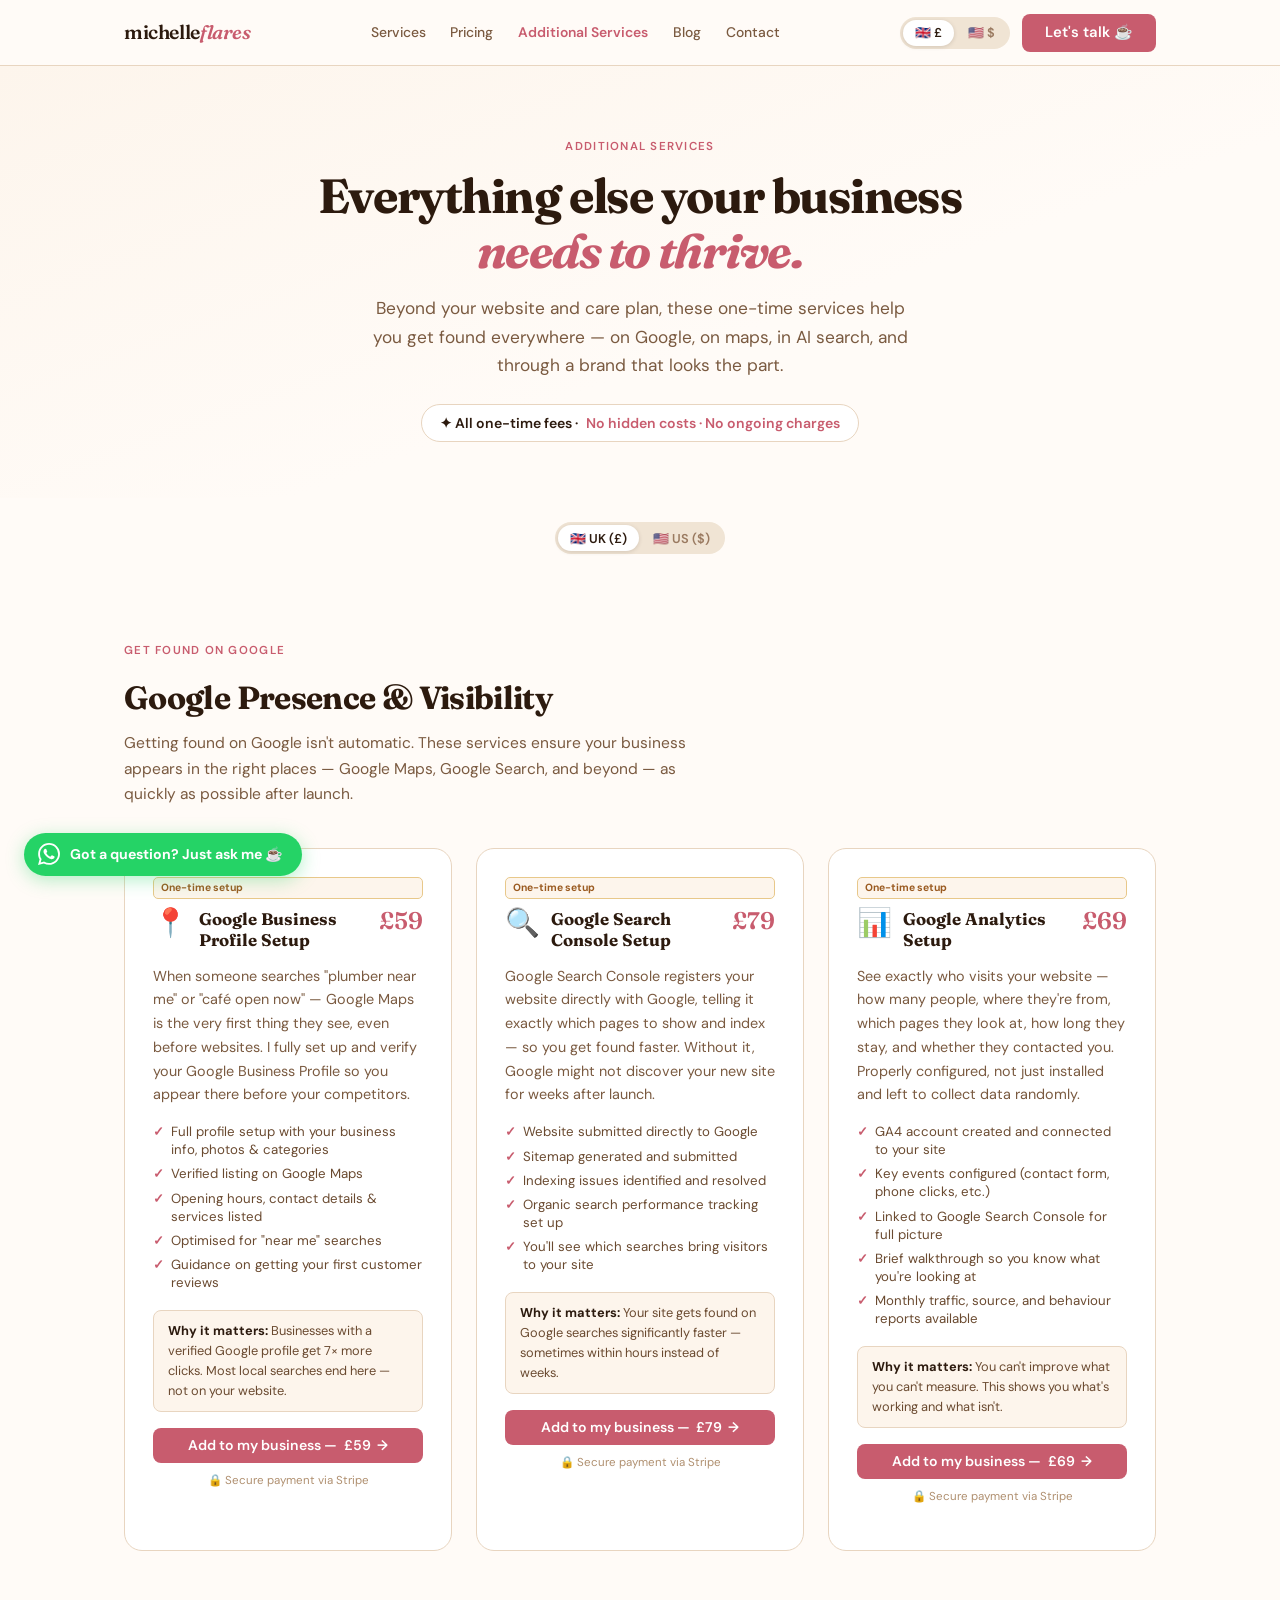
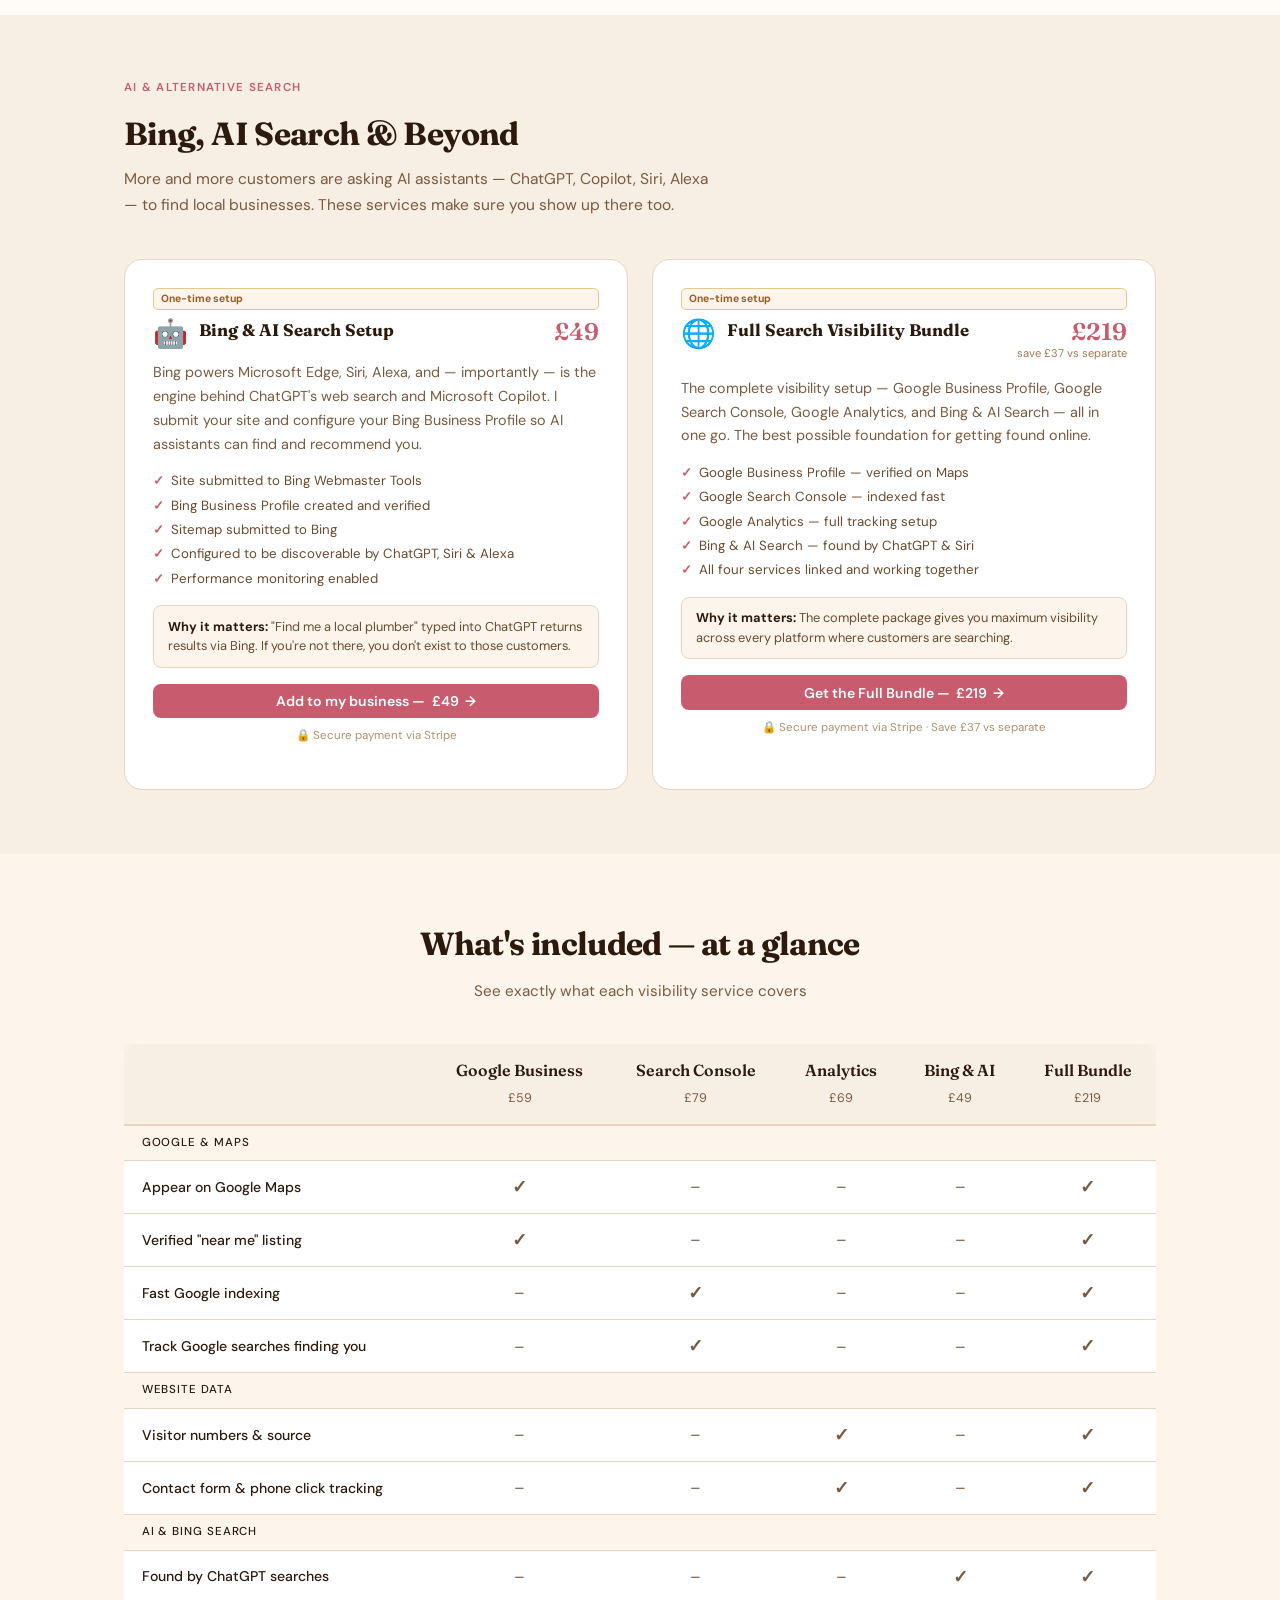
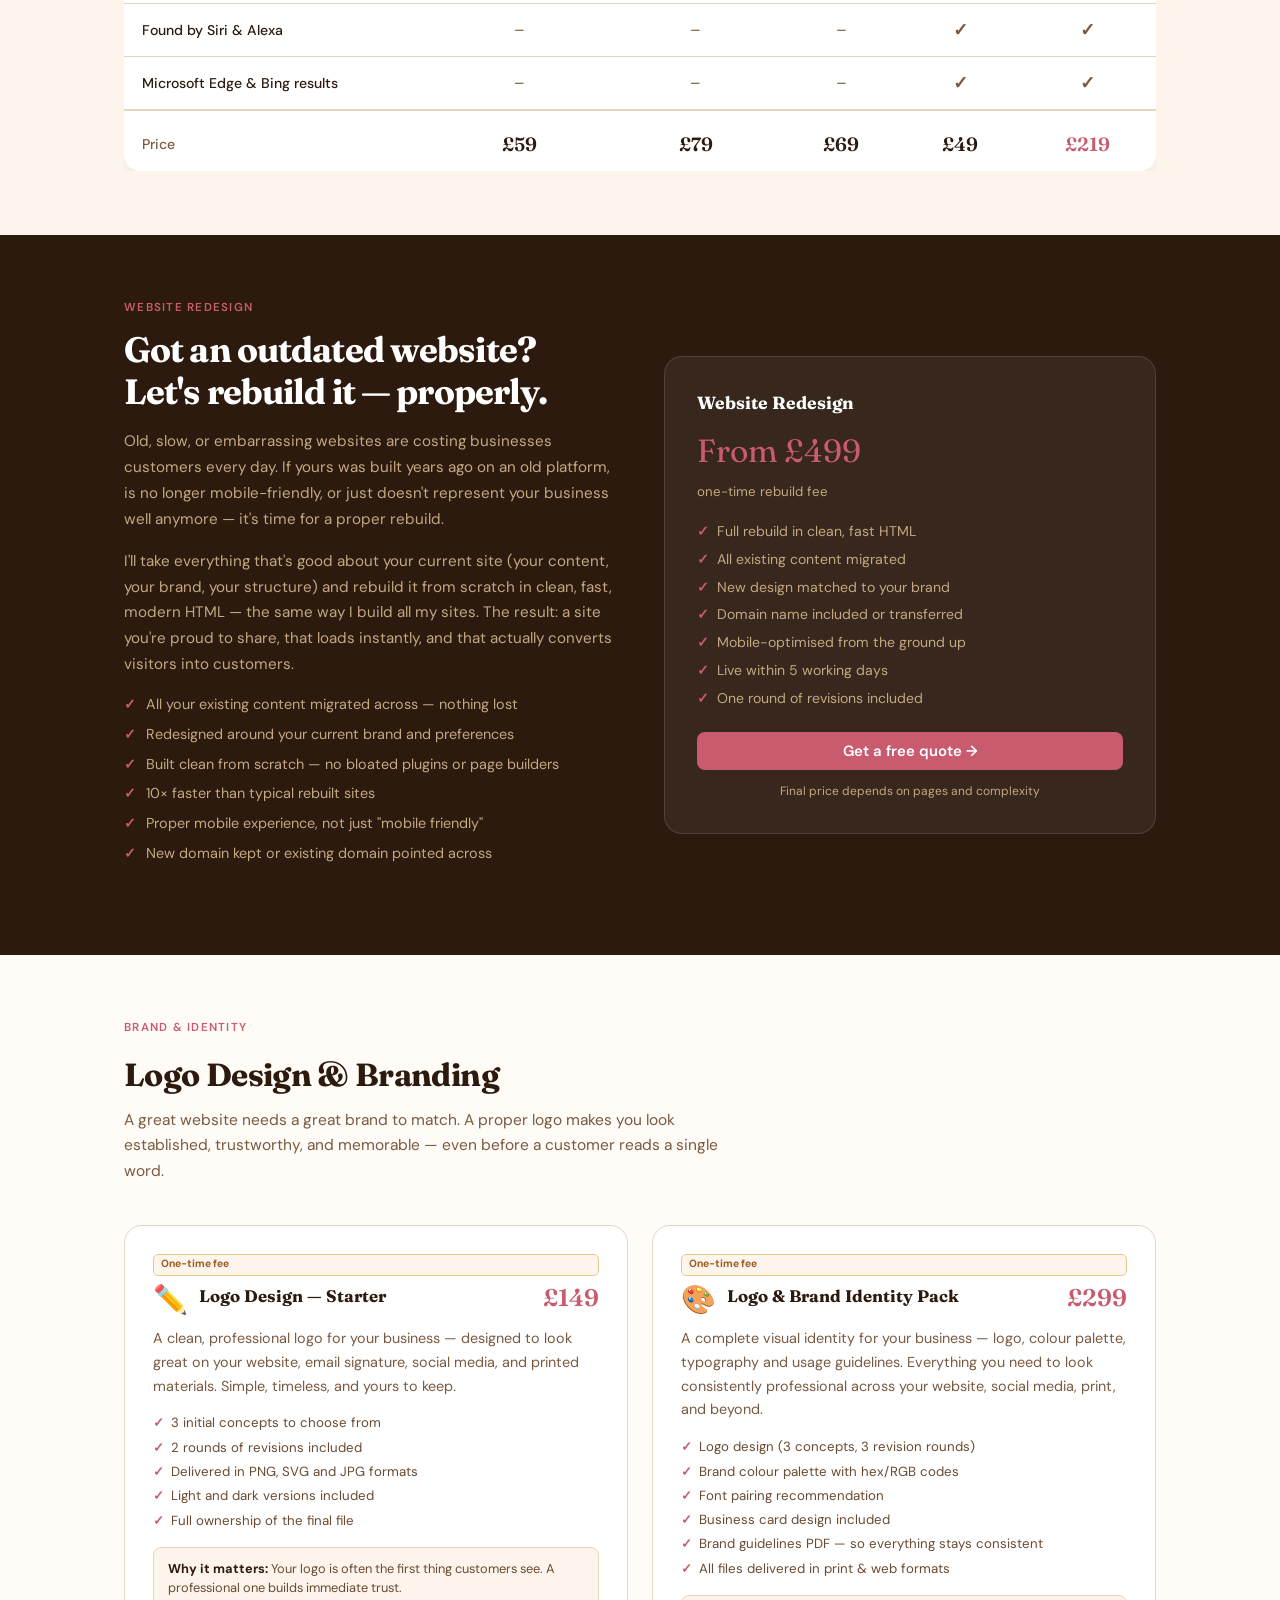
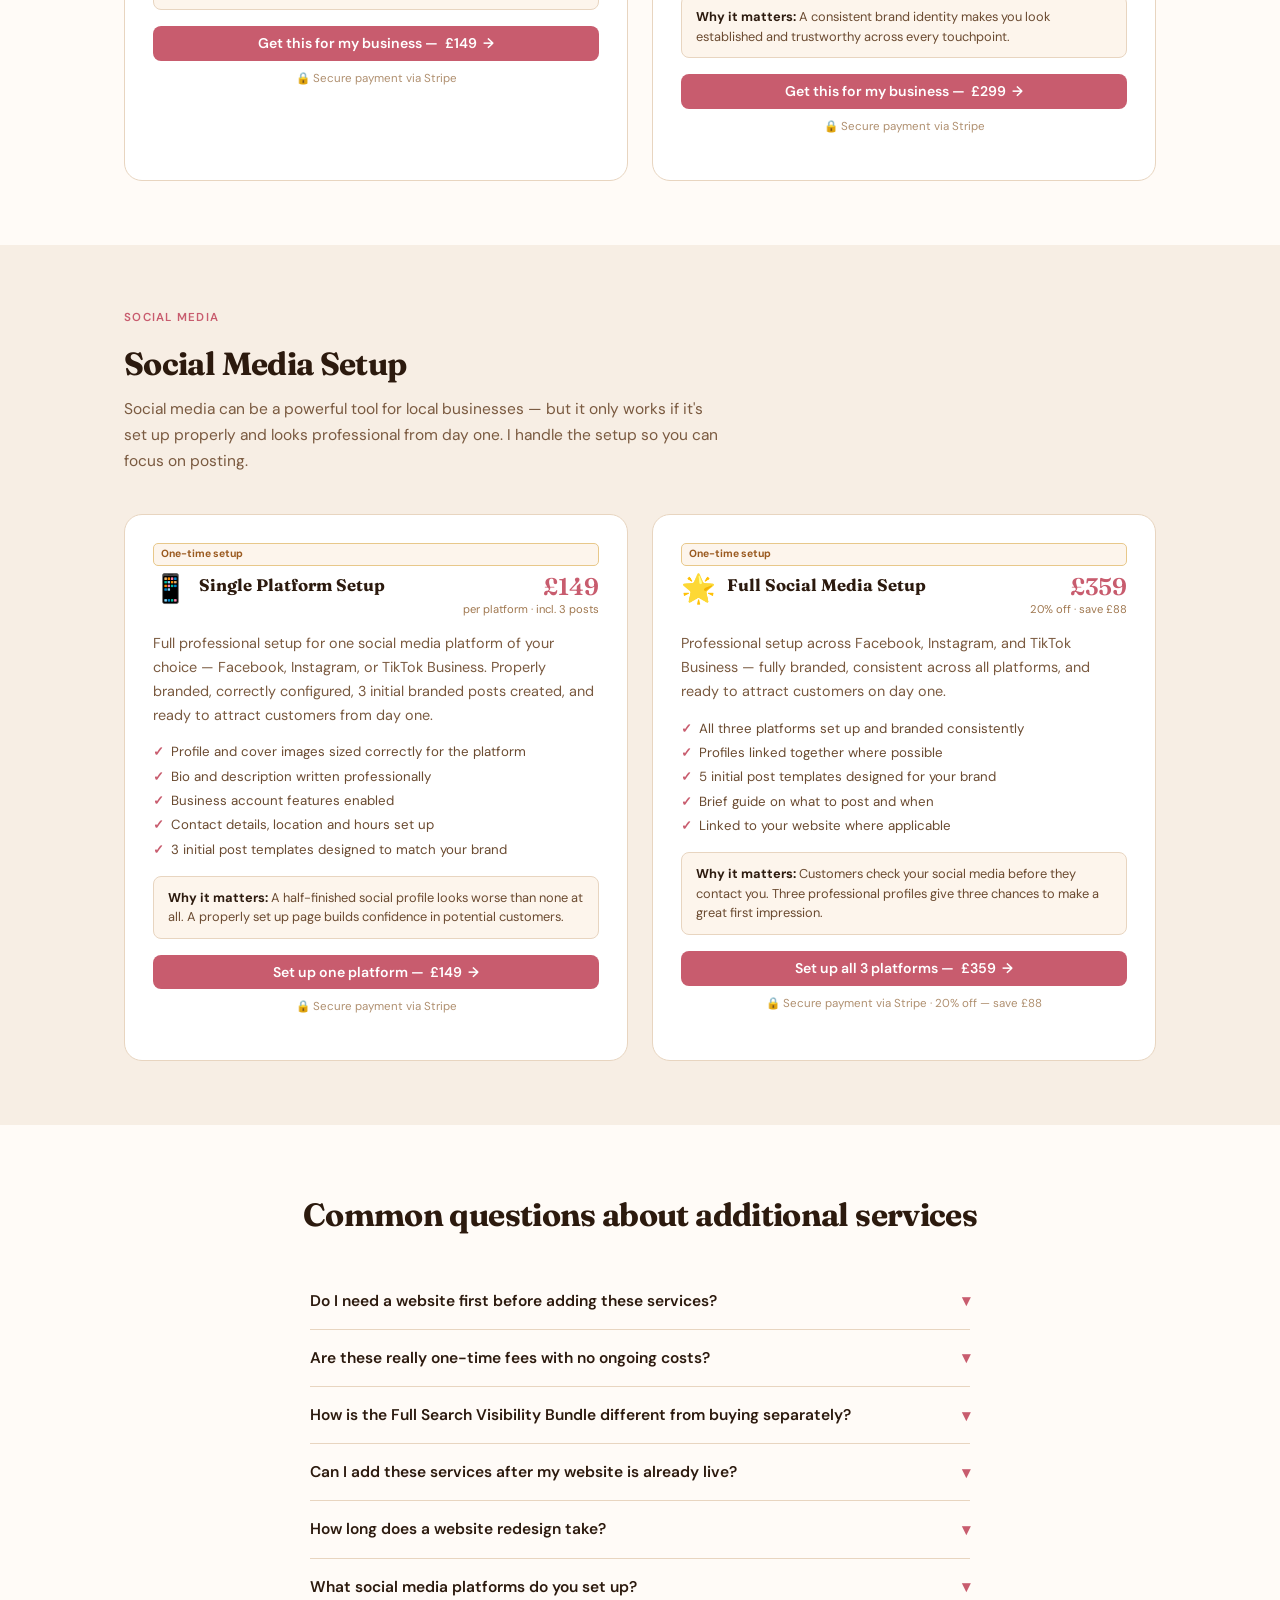
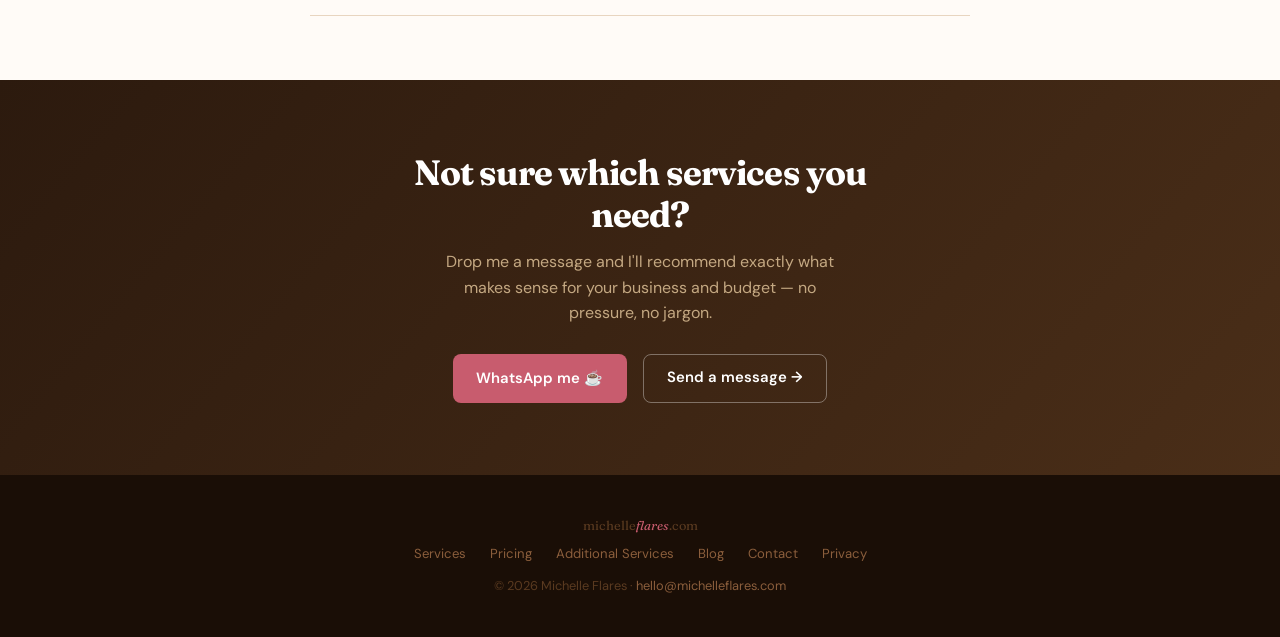
<file: additional-services/index.html>
<!DOCTYPE html>
<html lang="en">
<head>
<meta charset="UTF-8">
<meta name="viewport" content="width=device-width, initial-scale=1.0">
<title>Additional Services — Google Setup, Logo Design &amp; More | Michelle Flares</title>
<meta name="description" content="One-time setup services for local UK businesses: Google Business Profile, Google Search Console, Analytics, Bing &amp; AI Search, logo design, social media setup and website redesigns. No hidden fees.">
<link rel="canonical" href="https://michelleflares.com/additional-services/">
<meta name="robots" content="index, follow">
<meta name="theme-color" content="#2C1A0E">
<link rel="icon" href="/favicon.ico" sizes="any">
<link rel="icon" href="/favicon.svg" type="image/svg+xml">
<link rel="apple-touch-icon" href="/apple-touch-icon.png">
<meta property="og:type" content="website">
<meta property="og:url" content="https://michelleflares.com/additional-services/">
<meta property="og:title" content="Additional Services — Michelle Flares">
<meta property="og:description" content="Google presence, analytics, logo design, social media setup, website redesigns and more. One-time fees, no ongoing costs.">
<meta property="og:image" content="https://michelleflares.com/og-image.jpg">
<meta name="geo.region" content="GB">
<meta name="geo.placename" content="United Kingdom">
<meta name="ICBM" content="51.5074, -0.1278">
<link rel="preconnect" href="https://fonts.googleapis.com">
<link rel="preconnect" href="https://fonts.gstatic.com" crossorigin>
<link href="https://fonts.googleapis.com/css2?family=Fraunces:ital,opsz,wght@0,9..144,400;0,9..144,600;1,9..144,400&family=DM+Sans:opsz,wght@9..40,400;9..40,500;9..40,600&display=swap" rel="stylesheet">
<style>
*,*::before,*::after{box-sizing:border-box;margin:0;padding:0}
html{scroll-behavior:smooth}
body{font-family:'DM Sans',sans-serif;background:#FFFBF7;color:#4A3020;-webkit-font-smoothing:antialiased;line-height:1.6}
img{max-width:100%;display:block}
a{color:inherit;text-decoration:none}
:root{
  --ink:#2C1A0E;--rose:#C85C6E;--rose-dark:#A8485A;
  --cream:#FFFBF7;--cream-alt:#F7EEE4;--cream-deep:#FDF5EC;
  --border:#E8D5C0;--muted:#7A5A40;--light-muted:#A07850;
}
h1,h2,h3,h4{font-family:'Fraunces',serif}
.container{max-width:1080px;margin:0 auto;padding:0 1.5rem}
.eyebrow{font-size:.72rem;font-weight:600;letter-spacing:.11em;text-transform:uppercase;color:var(--rose);display:block;margin-bottom:.7rem}

/* BUTTONS */
.btn{display:inline-flex;align-items:center;justify-content:center;gap:.4rem;background:var(--ink);color:#fff;border:none;padding:.72rem 1.45rem;border-radius:8px;font-size:.93rem;font-weight:600;cursor:pointer;font-family:'DM Sans',sans-serif;text-decoration:none;transition:background .18s,transform .12s;line-height:1}
.btn:hover{background:#4A2E18;transform:translateY(-1px)}
.btn-rose{background:var(--rose)}
.btn-rose:hover{background:var(--rose-dark)}
.btn-outline{background:transparent;color:var(--ink);border:1.5px solid var(--border);padding:.72rem 1.45rem;border-radius:8px;font-size:.93rem;font-weight:600;cursor:pointer;font-family:'DM Sans',sans-serif;text-decoration:none;transition:all .18s;display:inline-flex;align-items:center;justify-content:center}
.btn-outline:hover{background:var(--ink);color:#fff}

/* CURRENCY */
.curr-toggle{display:flex;background:#F0E4D4;border-radius:9999px;padding:3px;gap:2px}
.curr-btn{background:transparent;border:none;padding:.28rem .75rem;border-radius:9999px;font-size:.8rem;font-weight:600;color:#9A7A60;cursor:pointer;font-family:'DM Sans',sans-serif;transition:all .18s;white-space:nowrap}
.curr-btn.active{background:#fff;color:var(--ink);box-shadow:0 1px 4px rgba(44,26,14,.15)}

/* NAV */
header{position:sticky;top:0;z-index:200}
.site-nav{background:rgba(255,251,247,.97);backdrop-filter:blur(12px);border-bottom:1px solid var(--border)}
.nav-inner{max-width:1080px;margin:0 auto;padding:.85rem 1.5rem;display:flex;align-items:center;justify-content:space-between;gap:1rem}
.brand{font-family:'Fraunces',serif;font-size:1.22rem;font-weight:600;color:var(--ink);text-decoration:none;letter-spacing:-.02em;flex-shrink:0}
.brand em{font-style:italic;color:var(--rose)}
.nav-links{display:flex;align-items:center;gap:.15rem}
.nav-link{font-size:.87rem;font-weight:500;color:var(--muted);padding:.45rem .7rem;border-radius:6px;text-decoration:none;white-space:nowrap;transition:color .18s,background .18s}
.nav-link:hover{color:var(--ink);background:var(--cream-alt)}
.nav-link.active{color:var(--rose);font-weight:600}
.nav-right{display:flex;align-items:center;gap:.75rem}
.hamburger{display:none;background:none;border:none;cursor:pointer;padding:.4rem;flex-direction:column;gap:5px}
.hamburger span{display:block;width:22px;height:2px;background:var(--ink);border-radius:2px;transition:all .25s}
.hamburger.open span:nth-child(1){transform:translateY(7px) rotate(45deg)}
.hamburger.open span:nth-child(2){opacity:0}
.hamburger.open span:nth-child(3){transform:translateY(-7px) rotate(-45deg)}
.mobile-nav{display:none;position:fixed;inset:0;top:60px;background:var(--cream);z-index:199;padding:1.5rem;flex-direction:column;gap:.25rem;border-top:1px solid var(--border);overflow-y:auto}
.mobile-nav.open{display:flex}
.mobile-nav-link{font-size:1.05rem;font-weight:600;color:var(--ink);padding:.85rem 1rem;border-radius:10px;text-decoration:none}
.mobile-nav-link:hover{background:var(--cream-alt)}
.mobile-nav-bottom{margin-top:1rem;display:flex;flex-direction:column;gap:.75rem;padding-top:1rem;border-top:1px solid var(--border)}
@media(max-width:780px){.nav-links{display:none}.hamburger{display:flex}.nav-right .btn{display:none}}

/* PAGE HERO */
.page-hero{background:linear-gradient(160deg,#FDF5EC 0%,#FFFBF7 60%);padding:4.5rem 1.5rem 3.5rem;text-align:center}
.page-hero h1{font-size:clamp(2rem,4vw,3rem);color:var(--ink);letter-spacing:-.03em;line-height:1.15;margin-bottom:1rem;max-width:680px;margin-left:auto;margin-right:auto}
.page-hero h1 em{font-style:italic;color:var(--rose)}
.page-hero p{font-size:1.08rem;color:var(--muted);max-width:540px;margin:0 auto 1.5rem;line-height:1.65}
.hero-note{display:inline-flex;align-items:center;gap:.5rem;background:#fff;border:1.5px solid var(--border);border-radius:9999px;padding:.45rem 1.1rem;font-size:.88rem;font-weight:600;color:var(--ink)}
.hero-note em{color:var(--rose);font-style:normal}

/* CATEGORY SECTIONS */
.services-section{padding:4rem 0}
.services-section:nth-child(even){background:var(--cream-alt)}
.services-section:nth-child(odd){background:var(--cream)}
.section-header{margin-bottom:2.5rem}
.section-header h2{font-size:clamp(1.5rem,2.5vw,2rem);color:var(--ink);letter-spacing:-.02em;margin-bottom:.5rem}
.section-header p{font-size:.97rem;color:var(--muted);line-height:1.65;max-width:600px}

/* SERVICE CARDS */
.srv-grid{display:grid;grid-template-columns:repeat(auto-fit,minmax(280px,1fr));gap:1.5rem}
.srv-card{background:#fff;border-radius:18px;padding:1.75rem;border:1.5px solid var(--border);display:flex;flex-direction:column;transition:transform .2s,box-shadow .2s}
.srv-card:hover{transform:translateY(-3px);box-shadow:0 12px 36px rgba(44,26,14,.09)}
.srv-card-top{display:flex;justify-content:space-between;align-items:flex-start;margin-bottom:.85rem}
.srv-card-icon-title{display:flex;align-items:flex-start;gap:.7rem;flex:1}
.srv-card-icon{font-size:1.75rem;flex-shrink:0;line-height:1}
.srv-card h3{font-size:1.05rem;color:var(--ink);line-height:1.25;flex:1}
.srv-price-wrap{text-align:right;flex-shrink:0;margin-left:.75rem}
.srv-price{font-family:'Fraunces',serif;font-size:1.5rem;color:var(--rose);font-weight:600;display:block;line-height:1}
.srv-price-note{font-size:.7rem;color:var(--light-muted);display:block;margin-top:.1rem}
.srv-badge{display:inline-block;font-size:.65rem;font-weight:700;background:var(--cream-deep);color:#9A5A20;border:1px solid #E8C88A;padding:.12rem .45rem;border-radius:5px;margin-bottom:.6rem}
.srv-card p{font-size:.9rem;color:var(--muted);line-height:1.65;flex:0;margin-bottom:1rem}
.srv-card-pts{list-style:none;display:flex;flex-direction:column;gap:.4rem;margin-bottom:1.1rem}
.srv-card-pts li{font-size:.83rem;color:#6A4A30;display:flex;align-items:flex-start;gap:.45rem;line-height:1.35}
.srv-card-pts li::before{content:"✓";color:var(--rose);font-weight:700;flex-shrink:0}
.srv-why{background:var(--cream-deep);border-radius:8px;padding:.65rem .85rem;font-size:.8rem;color:#6A4A30;line-height:1.55;border:1px solid var(--border)}
.srv-why strong{color:var(--ink)}

/* COMPARISON TABLE */
.compare-section{background:var(--cream-deep);padding:4rem 0}
.compare-section h2{font-size:clamp(1.5rem,2.5vw,2rem);color:var(--ink);letter-spacing:-.02em;margin-bottom:.6rem;text-align:center}
.compare-section .sub{text-align:center;font-size:.95rem;color:var(--muted);margin-bottom:2.5rem}
.compare-wrap{overflow-x:auto}
.compare-table{width:100%;border-collapse:collapse;font-size:.88rem;background:#fff;border-radius:16px;overflow:hidden;box-shadow:0 4px 20px rgba(44,26,14,.07)}
.compare-table th{padding:.9rem 1.1rem;text-align:center;font-weight:600;color:var(--ink);background:var(--cream-alt);border-bottom:2px solid var(--border);font-family:'Fraunces',serif;font-size:1rem}
.compare-table th:first-child{text-align:left;color:var(--muted);font-family:'DM Sans',sans-serif;font-size:.83rem;font-weight:500;min-width:200px}
.compare-table td{padding:.75rem 1.1rem;text-align:center;border-bottom:.5px solid var(--border);color:var(--muted)}
.compare-table td:first-child{text-align:left;color:var(--ink);font-weight:500}
.compare-table tr:last-child td{border-bottom:none}
.t-yes{color:var(--rose);font-size:1.1rem;font-weight:700}
.t-no{color:#D0C0B0;font-size:1rem}
.t-opt{font-size:.75rem;color:var(--light-muted);font-weight:600}
.cat-row td{background:var(--cream-deep);font-size:.72rem;font-weight:700;letter-spacing:.08em;text-transform:uppercase;color:var(--rose);padding:.5rem 1.1rem}
.price-row td{font-family:'Fraunces',serif;font-size:1.2rem;color:var(--ink);font-weight:600;padding-top:1.1rem;padding-bottom:.75rem;border-top:2px solid var(--border)}
.price-row td:first-child{font-family:'DM Sans',sans-serif;font-size:.88rem;font-weight:500;color:var(--muted)}

/* REDESIGN SECTION */
.redesign-section{background:var(--ink);padding:4rem 0}
.redesign-inner{display:grid;grid-template-columns:1fr 1fr;gap:3rem;align-items:center;max-width:1080px;margin:0 auto;padding:0 1.5rem}
.redesign-text .eyebrow{color:var(--rose)}
.redesign-text h2{font-size:clamp(1.6rem,2.8vw,2.2rem);color:#fff;letter-spacing:-.025em;line-height:1.2;margin-bottom:1rem}
.redesign-text p{font-size:.95rem;color:#C4A882;line-height:1.7;margin-bottom:1rem}
.redesign-pts{list-style:none;display:flex;flex-direction:column;gap:.6rem;margin-bottom:1.75rem}
.redesign-pts li{font-size:.9rem;color:#C4A882;display:flex;align-items:flex-start;gap:.6rem;line-height:1.4}
.redesign-pts li::before{content:"✓";color:var(--rose);font-weight:700;flex-shrink:0}
.redesign-card{background:rgba(255,255,255,.06);border:1.5px solid rgba(255,255,255,.12);border-radius:18px;padding:2rem}
.redesign-card h3{font-size:1.1rem;color:#fff;margin-bottom:.5rem}
.redesign-price{font-family:'Fraunces',serif;font-size:2rem;color:var(--rose);margin-bottom:.3rem}
.redesign-cadence{font-size:.83rem;color:#C4A882;margin-bottom:1.25rem}
.redesign-card ul{list-style:none;display:flex;flex-direction:column;gap:.5rem;margin-bottom:1.5rem}
.redesign-card ul li{font-size:.88rem;color:#C4A882;display:flex;gap:.5rem;align-items:flex-start;line-height:1.4}
.redesign-card ul li::before{content:"✓";color:var(--rose);font-weight:700;flex-shrink:0}
@media(max-width:780px){.redesign-inner{grid-template-columns:1fr}}

/* FAQ */
.faq-section{background:var(--cream);padding:4rem 0}
.faq-section h2{font-size:clamp(1.5rem,2.5vw,2rem);color:var(--ink);letter-spacing:-.02em;margin-bottom:2rem;text-align:center}
.faq-inner{max-width:660px;margin:0 auto}
.faq-item{border-bottom:1px solid var(--border)}
.faq-q{width:100%;background:none;border:none;text-align:left;padding:1.1rem 0;font-size:.97rem;font-weight:600;color:var(--ink);cursor:pointer;display:flex;justify-content:space-between;align-items:center;gap:1rem;font-family:'DM Sans',sans-serif}
.faq-chevron{color:var(--rose);font-size:1rem;flex-shrink:0;transition:transform .22s}
.faq-item.open .faq-chevron{transform:rotate(180deg)}
.faq-a{font-size:.9rem;color:var(--muted);line-height:1.7;padding-bottom:1.1rem;display:none}
.faq-item.open .faq-a{display:block}

/* CTA */
.cta-section{background:linear-gradient(130deg,#2C1A0E 0%,#4A2E18 100%);padding:4.5rem 1.5rem;text-align:center}
.cta-section h2{font-family:'Fraunces',serif;font-size:clamp(1.6rem,3vw,2.2rem);color:#fff;max-width:520px;margin:0 auto .8rem;letter-spacing:-.025em;line-height:1.2}
.cta-section p{color:#C4A882;font-size:1rem;margin:0 auto 1.75rem;max-width:400px;line-height:1.6}
.cta-btns{display:flex;gap:1rem;justify-content:center;flex-wrap:wrap}
.btn-ghost-light{background:transparent;color:#fff;border:1.5px solid rgba(255,255,255,.35);padding:.72rem 1.45rem;border-radius:8px;font-size:.93rem;font-weight:600;cursor:pointer;font-family:'DM Sans',sans-serif;text-decoration:none;transition:all .18s}
.btn-ghost-light:hover{background:rgba(255,255,255,.1)}

/* FOOTER */
.site-footer{background:#1A0E06;padding:2.5rem 1.5rem;text-align:center}
.footer-brand{font-family:'Fraunces',serif;font-size:1.1rem;color:#7A5A40;margin-bottom:.5rem}
.footer-brand em{font-style:italic;color:var(--rose)}
.footer-links{display:flex;justify-content:center;gap:1.5rem;margin-bottom:.75rem;flex-wrap:wrap}
.footer-links a{font-size:.82rem;color:#8B5E3C;text-decoration:none}
.footer-links a:hover{color:var(--rose)}
.site-footer p{font-size:.8rem;color:#5A3A20}
.site-footer a{color:#8B5E3C}
.back-top{position:fixed;bottom:1.5rem;right:1.5rem;width:46px;height:46px;background:var(--ink);color:#fff;border:none;border-radius:12px;cursor:pointer;display:flex;align-items:center;justify-content:center;font-size:1.2rem;opacity:0;transform:translateY(8px);transition:opacity .25s,transform .25s,background .18s;z-index:150;line-height:1}
.back-top.visible{opacity:1;transform:translateY(0)}
.back-top:hover{background:var(--rose)}

/* CURR CENTER */
.curr-center{display:flex;justify-content:center;margin-bottom:3rem}

/* BUY BUTTONS */
.btn-buy{display:inline-flex;align-items:center;justify-content:center;gap:.4rem;background:var(--rose);color:#fff;border:none;padding:.65rem 1.2rem;border-radius:8px;font-size:.88rem;font-weight:600;cursor:pointer;font-family:'DM Sans',sans-serif;text-decoration:none;transition:background .18s,transform .12s;line-height:1;width:100%;margin-top:1rem}
.btn-buy:hover{background:var(--rose-dark);transform:translateY(-1px)}
.btn-buy-outline{display:inline-flex;align-items:center;justify-content:center;gap:.4rem;background:transparent;color:var(--ink);border:1.5px solid var(--border);padding:.65rem 1.2rem;border-radius:8px;font-size:.88rem;font-weight:600;cursor:pointer;font-family:'DM Sans',sans-serif;text-decoration:none;transition:all .18s;line-height:1;width:100%;margin-top:1rem}
.btn-buy-outline:hover{background:var(--ink);color:#fff;border-color:var(--ink)}
/* WHATSAPP FLOAT */
.wa-float{position:fixed;bottom:1.5rem;left:1.5rem;z-index:300;display:flex;align-items:center;gap:.6rem;background:#25D366;color:#fff;border:none;border-radius:9999px;padding:.65rem 1.2rem .65rem .9rem;font-size:.88rem;font-weight:700;font-family:'DM Sans',sans-serif;text-decoration:none;box-shadow:0 4px 18px rgba(37,211,102,.35);transition:transform .18s,box-shadow .18s}
.wa-float:hover{transform:translateY(-2px);box-shadow:0 8px 24px rgba(37,211,102,.45)}
.wa-float svg{flex-shrink:0}
/* GEO meta */
</style>
</head>
<body>

<header>
<nav class="site-nav" role="navigation">
  <div class="nav-inner">
    <a href="/" class="brand">michelle<em>flares</em></a>
    <div class="nav-links">
      <a href="/#services" class="nav-link">Services</a>
      <a href="/#pricing" class="nav-link">Pricing</a>
      <a href="/additional-services/" class="nav-link active">Additional Services</a>
      <a href="/blog/" class="nav-link">Blog</a>
      <a href="/#contact" class="nav-link">Contact</a>
    </div>
    <div class="nav-right">
      <div class="curr-toggle">
        <button class="curr-btn active" id="btn-gbp" onclick="setCurrency('GBP')">🇬🇧 £</button>
        <button class="curr-btn" id="btn-usd" onclick="setCurrency('USD')">🇺🇸 $</button>
      </div>
      <a href="https://wa.me/447915897621" target="_blank" rel="noopener" class="btn btn-rose" style="width:auto">Let's talk ☕</a>
    </div>
    <button class="hamburger" id="hamburger" aria-label="Open menu" aria-expanded="false">
      <span></span><span></span><span></span>
    </button>
  </div>
</nav>
<div class="mobile-nav" id="mobile-nav">
  <a href="/#services" class="mobile-nav-link" onclick="closeNav()">Services</a>
  <a href="/#pricing" class="mobile-nav-link" onclick="closeNav()">Pricing</a>
  <a href="/additional-services/" class="mobile-nav-link" onclick="closeNav()">Additional Services</a>
  <a href="/blog/" class="mobile-nav-link" onclick="closeNav()">Blog</a>
  <a href="/#contact" class="mobile-nav-link" onclick="closeNav()">Contact</a>
  <div class="mobile-nav-bottom">
    <div class="curr-toggle" style="justify-content:center">
      <button class="curr-btn active" id="btn-gbp-m" onclick="setCurrency('GBP')">🇬🇧 UK (£)</button>
      <button class="curr-btn" id="btn-usd-m" onclick="setCurrency('USD')">🇺🇸 US ($)</button>
    </div>
    <a href="https://wa.me/447915897621" target="_blank" rel="noopener" class="btn btn-rose">Let's talk ☕</a>
  </div>
</div>
</header>

<main>

<!-- HERO -->
<section class="page-hero">
  <span class="eyebrow">Additional Services</span>
  <h1>Everything else your business <em>needs to thrive.</em></h1>
  <p>Beyond your website and care plan, these one-time services help you get found everywhere — on Google, on maps, in AI search, and through a brand that looks the part.</p>
  <div class="hero-note">✦ All one-time fees · <em>No hidden costs · No ongoing charges</em></div>
</section>

<div style="display:flex;justify-content:center;padding:1.5rem 0;background:var(--cream)">
  <div class="curr-toggle">
    <button class="curr-btn active" id="btn-gbp2" onclick="setCurrency('GBP')">🇬🇧 UK (£)</button>
    <button class="curr-btn" id="btn-usd2" onclick="setCurrency('USD')">🇺🇸 US ($)</button>
  </div>
</div>

<!-- GOOGLE PRESENCE -->
<section class="services-section" id="google">
  <div class="container">
    <div class="section-header">
      <span class="eyebrow">Get found on Google</span>
      <h2>Google Presence &amp; Visibility</h2>
      <p>Getting found on Google isn't automatic. These services ensure your business appears in the right places — Google Maps, Google Search, and beyond — as quickly as possible after launch.</p>
    </div>
    <div class="srv-grid">

      <div class="srv-card">
        <div class="srv-badge">One-time setup</div>
        <div class="srv-card-top">
          <div class="srv-card-icon-title">
            <span class="srv-card-icon">📍</span>
            <h3>Google Business Profile Setup</h3>
          </div>
          <div class="srv-price-wrap">
            <span class="srv-price" data-gbp="£59" data-usd="$79">£59</span>
          </div>
        </div>
        <p>When someone searches "plumber near me" or "café open now" — Google Maps is the very first thing they see, even before websites. I fully set up and verify your Google Business Profile so you appear there before your competitors.</p>
        <ul class="srv-card-pts">
          <li>Full profile setup with your business info, photos &amp; categories</li>
          <li>Verified listing on Google Maps</li>
          <li>Opening hours, contact details &amp; services listed</li>
          <li>Optimised for "near me" searches</li>
          <li>Guidance on getting your first customer reviews</li>
        </ul>
        <div class="srv-why"><strong>Why it matters:</strong> Businesses with a verified Google profile get 7× more clicks. Most local searches end here — not on your website.</div>
        <a href="https://buy.stripe.com/aFa8wHgLTgsld0u5fhbfO0a" target="_blank" rel="noopener" class="btn-buy">Add to my business — <span data-gbp="£59" data-usd="$79">£59</span> →</a>
        <p style="font-size:.72rem;color:#B09070;text-align:center;margin-top:.5rem">🔒 Secure payment via Stripe</p>
      </div>

      <div class="srv-card">
        <div class="srv-badge">One-time setup</div>
        <div class="srv-card-top">
          <div class="srv-card-icon-title">
            <span class="srv-card-icon">🔍</span>
            <h3>Google Search Console Setup</h3>
          </div>
          <div class="srv-price-wrap">
            <span class="srv-price" data-gbp="£79" data-usd="$106">£79</span>
          </div>
        </div>
        <p style="flex:0">Google Search Console registers your website directly with Google, telling it exactly which pages to show and index — so you get found faster. Without it, Google might not discover your new site for weeks after launch.</p>
        <ul class="srv-card-pts">
          <li>Website submitted directly to Google</li>
          <li>Sitemap generated and submitted</li>
          <li>Indexing issues identified and resolved</li>
          <li>Organic search performance tracking set up</li>
          <li>You'll see which searches bring visitors to your site</li>
        </ul>
        <div class="srv-why"><strong>Why it matters:</strong> Your site gets found on Google searches significantly faster — sometimes within hours instead of weeks.</div>
        <a href="https://buy.stripe.com/6oU5kv8fnb81gcGdLNbfO0c" target="_blank" rel="noopener" class="btn-buy">Add to my business — <span data-gbp="£79" data-usd="$106">£79</span> →</a>
        <p style="font-size:.72rem;color:#B09070;text-align:center;margin-top:.5rem">🔒 Secure payment via Stripe</p>
      </div>

      <div class="srv-card">
        <div class="srv-badge">One-time setup</div>
        <div class="srv-card-top">
          <div class="srv-card-icon-title">
            <span class="srv-card-icon">📊</span>
            <h3>Google Analytics Setup</h3>
          </div>
          <div class="srv-price-wrap">
            <span class="srv-price" data-gbp="£69" data-usd="$92">£69</span>
          </div>
        </div>
        <p>See exactly who visits your website — how many people, where they're from, which pages they look at, how long they stay, and whether they contacted you. Properly configured, not just installed and left to collect data randomly.</p>
        <ul class="srv-card-pts">
          <li>GA4 account created and connected to your site</li>
          <li>Key events configured (contact form, phone clicks, etc.)</li>
          <li>Linked to Google Search Console for full picture</li>
          <li>Brief walkthrough so you know what you're looking at</li>
          <li>Monthly traffic, source, and behaviour reports available</li>
        </ul>
        <div class="srv-why"><strong>Why it matters:</strong> You can't improve what you can't measure. This shows you what's working and what isn't.</div>
        <a href="https://buy.stripe.com/4gMdR18fn4JD8Ke235bfO0b" target="_blank" rel="noopener" class="btn-buy">Add to my business — <span data-gbp="£69" data-usd="$92">£69</span> →</a>
        <p style="font-size:.72rem;color:#B09070;text-align:center;margin-top:.5rem">🔒 Secure payment via Stripe</p>
      </div>

    </div>
  </div>
</section>

<!-- AI & BING -->
<section class="services-section" id="ai-search">
  <div class="container">
    <div class="section-header">
      <span class="eyebrow">AI &amp; alternative search</span>
      <h2>Bing, AI Search &amp; Beyond</h2>
      <p>More and more customers are asking AI assistants — ChatGPT, Copilot, Siri, Alexa — to find local businesses. These services make sure you show up there too.</p>
    </div>
    <div class="srv-grid">

      <div class="srv-card">
        <div class="srv-badge">One-time setup</div>
        <div class="srv-card-top">
          <div class="srv-card-icon-title">
            <span class="srv-card-icon">🤖</span>
            <h3>Bing &amp; AI Search Setup</h3>
          </div>
          <div class="srv-price-wrap">
            <span class="srv-price" data-gbp="£49" data-usd="$66">£49</span>
          </div>
        </div>
        <p>Bing powers Microsoft Edge, Siri, Alexa, and — importantly — is the engine behind ChatGPT's web search and Microsoft Copilot. I submit your site and configure your Bing Business Profile so AI assistants can find and recommend you.</p>
        <ul class="srv-card-pts">
          <li>Site submitted to Bing Webmaster Tools</li>
          <li>Bing Business Profile created and verified</li>
          <li>Sitemap submitted to Bing</li>
          <li>Configured to be discoverable by ChatGPT, Siri &amp; Alexa</li>
          <li>Performance monitoring enabled</li>
        </ul>
        <div class="srv-why"><strong>Why it matters:</strong> "Find me a local plumber" typed into ChatGPT returns results via Bing. If you're not there, you don't exist to those customers.</div>
        <a href="https://buy.stripe.com/3cI28j3Z77VPf8C0Z1bfO0i" target="_blank" rel="noopener" class="btn-buy">Add to my business — <span data-gbp="£49" data-usd="$66">£49</span> →</a>
        <p style="font-size:.72rem;color:#B09070;text-align:center;margin-top:.5rem">🔒 Secure payment via Stripe</p>
      </div>

      <div class="srv-card">
        <div class="srv-badge">One-time setup</div>
        <div class="srv-card-top">
          <div class="srv-card-icon-title">
            <span class="srv-card-icon">🌐</span>
            <h3>Full Search Visibility Bundle</h3>
          </div>
          <div class="srv-price-wrap">
            <span class="srv-price" data-gbp="£219" data-usd="$294">£219</span>
            <span class="srv-price-note" data-gbp="save £37 vs separate" data-usd="save $50 vs separate">save £37 vs separate</span>
          </div>
        </div>
        <p>The complete visibility setup — Google Business Profile, Google Search Console, Google Analytics, and Bing &amp; AI Search — all in one go. The best possible foundation for getting found online.</p>
        <ul class="srv-card-pts">
          <li>Google Business Profile — verified on Maps</li>
          <li>Google Search Console — indexed fast</li>
          <li>Google Analytics — full tracking setup</li>
          <li>Bing &amp; AI Search — found by ChatGPT &amp; Siri</li>
          <li>All four services linked and working together</li>
        </ul>
        <div class="srv-why"><strong>Why it matters:</strong> The complete package gives you maximum visibility across every platform where customers are searching.</div>
        <a href="https://buy.stripe.com/5kQ8wH8fn6RL7Ga9vxbfO0f" target="_blank" rel="noopener" class="btn-buy">Get the Full Bundle — <span data-gbp="£219" data-usd="$294">£219</span> →</a>
        <p style="font-size:.72rem;color:#B09070;text-align:center;margin-top:.5rem">🔒 Secure payment via Stripe · Save <span data-gbp="£37" data-usd="$49">£37</span> vs separate</p>
      </div>

    </div>
  </div>
</section>

<!-- COMPARISON TABLE -->
<section class="compare-section" id="compare">
  <div class="container">
    <h2>What's included — at a glance</h2>
    <p class="sub">See exactly what each visibility service covers</p>
    <div class="compare-wrap">
      <table class="compare-table">
        <thead>
          <tr>
            <th></th>
            <th>Google Business<br><small style="font-weight:400;font-family:'DM Sans',sans-serif;font-size:.78rem;color:var(--muted)" data-gbp="£59" data-usd="$79">£59</small></th>
            <th>Search Console<br><small style="font-weight:400;font-family:'DM Sans',sans-serif;font-size:.78rem;color:var(--muted)" data-gbp="£79" data-usd="$106">£79</small></th>
            <th>Analytics<br><small style="font-weight:400;font-family:'DM Sans',sans-serif;font-size:.78rem;color:var(--muted)" data-gbp="£69" data-usd="$92">£69</small></th>
            <th>Bing &amp; AI<br><small style="font-weight:400;font-family:'DM Sans',sans-serif;font-size:.78rem;color:var(--muted)" data-gbp="£49" data-usd="$66">£49</small></th>
            <th>Full Bundle<br><small style="font-weight:400;font-family:'DM Sans',sans-serif;font-size:.78rem;color:var(--muted)" data-gbp="£219" data-usd="$294">£219</small></th>
          </tr>
        </thead>
        <tbody>
          <tr class="cat-row"><td colspan="6">Google &amp; Maps</td></tr>
          <tr><td>Appear on Google Maps</td><td class="t-yes">✓</td><td class="t-no">–</td><td class="t-no">–</td><td class="t-no">–</td><td class="t-yes">✓</td></tr>
          <tr><td>Verified "near me" listing</td><td class="t-yes">✓</td><td class="t-no">–</td><td class="t-no">–</td><td class="t-no">–</td><td class="t-yes">✓</td></tr>
          <tr><td>Fast Google indexing</td><td class="t-no">–</td><td class="t-yes">✓</td><td class="t-no">–</td><td class="t-no">–</td><td class="t-yes">✓</td></tr>
          <tr><td>Track Google searches finding you</td><td class="t-no">–</td><td class="t-yes">✓</td><td class="t-no">–</td><td class="t-no">–</td><td class="t-yes">✓</td></tr>
          <tr class="cat-row"><td colspan="6">Website data</td></tr>
          <tr><td>Visitor numbers &amp; source</td><td class="t-no">–</td><td class="t-no">–</td><td class="t-yes">✓</td><td class="t-no">–</td><td class="t-yes">✓</td></tr>
          <tr><td>Contact form &amp; phone click tracking</td><td class="t-no">–</td><td class="t-no">–</td><td class="t-yes">✓</td><td class="t-no">–</td><td class="t-yes">✓</td></tr>
          <tr class="cat-row"><td colspan="6">AI &amp; Bing search</td></tr>
          <tr><td>Found by ChatGPT searches</td><td class="t-no">–</td><td class="t-no">–</td><td class="t-no">–</td><td class="t-yes">✓</td><td class="t-yes">✓</td></tr>
          <tr><td>Found by Siri &amp; Alexa</td><td class="t-no">–</td><td class="t-no">–</td><td class="t-no">–</td><td class="t-yes">✓</td><td class="t-yes">✓</td></tr>
          <tr><td>Microsoft Edge &amp; Bing results</td><td class="t-no">–</td><td class="t-no">–</td><td class="t-no">–</td><td class="t-yes">✓</td><td class="t-yes">✓</td></tr>
          <tr class="price-row">
            <td>Price</td>
            <td data-gbp="£59" data-usd="$79">£59</td>
            <td data-gbp="£79" data-usd="$106">£79</td>
            <td data-gbp="£69" data-usd="$92">£69</td>
            <td data-gbp="£49" data-usd="$66">£49</td>
            <td style="color:var(--rose)" data-gbp="£219" data-usd="$294">£219</td>
          </tr>
        </tbody>
      </table>
    </div>
  </div>
</section>

<!-- WEBSITE REDESIGN -->
<section class="redesign-section" id="redesign">
  <div class="redesign-inner">
    <div class="redesign-text">
      <span class="eyebrow">Website redesign</span>
      <h2>Got an outdated website? Let's rebuild it — properly.</h2>
      <p>Old, slow, or embarrassing websites are costing businesses customers every day. If yours was built years ago on an old platform, is no longer mobile-friendly, or just doesn't represent your business well anymore — it's time for a proper rebuild.</p>
      <p>I'll take everything that's good about your current site (your content, your brand, your structure) and rebuild it from scratch in clean, fast, modern HTML — the same way I build all my sites. The result: a site you're proud to share, that loads instantly, and that actually converts visitors into customers.</p>
      <ul class="redesign-pts">
        <li>All your existing content migrated across — nothing lost</li>
        <li>Redesigned around your current brand and preferences</li>
        <li>Built clean from scratch — no bloated plugins or page builders</li>
        <li>10× faster than typical rebuilt sites</li>
        <li>Proper mobile experience, not just "mobile friendly"</li>
        <li>New domain kept or existing domain pointed across</li>
      </ul>
    </div>
    <div class="redesign-card">
      <h3>Website Redesign</h3>
      <div class="redesign-price" data-gbp="From £499" data-usd="From $669">From £499</div>
      <div class="redesign-cadence">one-time rebuild fee</div>
      <ul>
        <li>Full rebuild in clean, fast HTML</li>
        <li>All existing content migrated</li>
        <li>New design matched to your brand</li>
        <li>Domain name included or transferred</li>
        <li>Mobile-optimised from the ground up</li>
        <li>Live within 5 working days</li>
        <li>One round of revisions included</li>
      </ul>
      <a href="/#contact" class="btn btn-rose" style="width:100%;justify-content:center">Get a free quote →</a>
      <p style="font-size:.75rem;color:#C4A882;margin-top:.75rem;text-align:center">Final price depends on pages and complexity</p>
    </div>
  </div>
</section>

<!-- BRANDING -->
<section class="services-section" id="branding">
  <div class="container">
    <div class="section-header">
      <span class="eyebrow">Brand &amp; identity</span>
      <h2>Logo Design &amp; Branding</h2>
      <p>A great website needs a great brand to match. A proper logo makes you look established, trustworthy, and memorable — even before a customer reads a single word.</p>
    </div>
    <div class="srv-grid">

      <div class="srv-card">
        <div class="srv-badge">One-time fee</div>
        <div class="srv-card-top">
          <div class="srv-card-icon-title">
            <span class="srv-card-icon">✏️</span>
            <h3>Logo Design — Starter</h3>
          </div>
          <div class="srv-price-wrap">
            <span class="srv-price" data-gbp="£149" data-usd="$200">£149</span>
          </div>
        </div>
        <p>A clean, professional logo for your business — designed to look great on your website, email signature, social media, and printed materials. Simple, timeless, and yours to keep.</p>
        <ul class="srv-card-pts">
          <li>3 initial concepts to choose from</li>
          <li>2 rounds of revisions included</li>
          <li>Delivered in PNG, SVG and JPG formats</li>
          <li>Light and dark versions included</li>
          <li>Full ownership of the final file</li>
        </ul>
        <div class="srv-why"><strong>Why it matters:</strong> Your logo is often the first thing customers see. A professional one builds immediate trust.</div>
        <a href="https://buy.stripe.com/7sY28jgLTcc5gcGdLNbfO0g" target="_blank" rel="noopener" class="btn-buy">Get this for my business — <span data-gbp="£149" data-usd="$200">£149</span> →</a>
        <p style="font-size:.72rem;color:#B09070;text-align:center;margin-top:.5rem">🔒 Secure payment via Stripe</p>
      </div>

      <div class="srv-card">
        <div class="srv-badge">One-time fee</div>
        <div class="srv-card-top">
          <div class="srv-card-icon-title">
            <span class="srv-card-icon">🎨</span>
            <h3>Logo &amp; Brand Identity Pack</h3>
          </div>
          <div class="srv-price-wrap">
            <span class="srv-price" data-gbp="£299" data-usd="$401">£299</span>
          </div>
        </div>
        <p>A complete visual identity for your business — logo, colour palette, typography and usage guidelines. Everything you need to look consistently professional across your website, social media, print, and beyond.</p>
        <ul class="srv-card-pts">
          <li>Logo design (3 concepts, 3 revision rounds)</li>
          <li>Brand colour palette with hex/RGB codes</li>
          <li>Font pairing recommendation</li>
          <li>Business card design included</li>
          <li>Brand guidelines PDF — so everything stays consistent</li>
          <li>All files delivered in print &amp; web formats</li>
        </ul>
        <div class="srv-why"><strong>Why it matters:</strong> A consistent brand identity makes you look established and trustworthy across every touchpoint.</div>
        <a href="https://buy.stripe.com/5kQ8wH8fn6RL7Ga9vxbfO0f" target="_blank" rel="noopener" class="btn-buy">Get this for my business — <span data-gbp="£299" data-usd="$401">£299</span> →</a>
        <p style="font-size:.72rem;color:#B09070;text-align:center;margin-top:.5rem">🔒 Secure payment via Stripe</p>
      </div>

    </div>
  </div>
</section>

<!-- SOCIAL MEDIA -->
<section class="services-section" id="social">
  <div class="container">
    <div class="section-header">
      <span class="eyebrow">Social media</span>
      <h2>Social Media Setup</h2>
      <p>Social media can be a powerful tool for local businesses — but it only works if it's set up properly and looks professional from day one. I handle the setup so you can focus on posting.</p>
    </div>
    <div class="srv-grid">

      <div class="srv-card">
        <div class="srv-badge">One-time setup</div>
        <div class="srv-card-top">
          <div class="srv-card-icon-title">
            <span class="srv-card-icon">📱</span>
            <h3>Single Platform Setup</h3>
          </div>
          <div class="srv-price-wrap">
            <span class="srv-price" data-gbp="£149" data-usd="$200">£149</span>
            <span class="srv-price-note">per platform · incl. 3 posts</span>
          </div>
        </div>
        <p style="flex:0">Full professional setup for one social media platform of your choice — Facebook, Instagram, or TikTok Business. Properly branded, correctly configured, 3 initial branded posts created, and ready to attract customers from day one.</p>
        <ul class="srv-card-pts">
          <li>Profile and cover images sized correctly for the platform</li>
          <li>Bio and description written professionally</li>
          <li>Business account features enabled</li>
          <li>Contact details, location and hours set up</li>
          <li>3 initial post templates designed to match your brand</li>
        </ul>
        <div class="srv-why"><strong>Why it matters:</strong> A half-finished social profile looks worse than none at all. A properly set up page builds confidence in potential customers.</div>
        <a href="https://buy.stripe.com/8x29ALbrzekd0dI9vxbfO0e" target="_blank" rel="noopener" class="btn-buy">Set up one platform — <span data-gbp="£149" data-usd="$200">£149</span> →</a>
        <p style="font-size:.72rem;color:#B09070;text-align:center;margin-top:.5rem">🔒 Secure payment via Stripe</p>
      </div>

      <div class="srv-card">
        <div class="srv-badge">One-time setup</div>
        <div class="srv-card-top">
          <div class="srv-card-icon-title">
            <span class="srv-card-icon">🌟</span>
            <h3>Full Social Media Setup</h3>
          </div>
          <div class="srv-price-wrap">
            <span class="srv-price" data-gbp="£359" data-usd="$481">£359</span>
            <span class="srv-price-note" data-gbp="20% off · save £88" data-usd="20% off · save $118">20% off · save £88</span>
          </div>
        </div>
        <p>Professional setup across Facebook, Instagram, and TikTok Business — fully branded, consistent across all platforms, and ready to attract customers on day one.</p>
        <ul class="srv-card-pts">
          <li>All three platforms set up and branded consistently</li>
          <li>Profiles linked together where possible</li>
          <li>5 initial post templates designed for your brand</li>
          <li>Brief guide on what to post and when</li>
          <li>Linked to your website where applicable</li>
        </ul>
        <div class="srv-why"><strong>Why it matters:</strong> Customers check your social media before they contact you. Three professional profiles give three chances to make a great first impression.</div>
        <a href="https://buy.stripe.com/5kQ14f3Z76RL6C6ePRbfO0d" target="_blank" rel="noopener" class="btn-buy">Set up all 3 platforms — <span data-gbp="£359" data-usd="$481">£359</span> →</a>
        <p style="font-size:.72rem;color:#B09070;text-align:center;margin-top:.5rem">🔒 Secure payment via Stripe · 20% off — save <span data-gbp="£88" data-usd="$118">£88</span></p>
      </div>

    </div>
  </div>
</section>

<!-- FAQ -->
<section class="faq-section">
  <div class="container">
    <h2>Common questions about additional services</h2>
    <div class="faq-inner">
      <div class="faq-item">
        <button class="faq-q" aria-expanded="false">Do I need a website first before adding these services?<span class="faq-chevron">▾</span></button>
        <p class="faq-a">For most services (Google Search Console, Analytics, Bing setup), yes — you'll need a live website. Google Business Profile can be set up independently. Logo design and social media setup can also be done without a website, though they work best as part of a complete package.</p>
      </div>
      <div class="faq-item">
        <button class="faq-q" aria-expanded="false">Are these really one-time fees with no ongoing costs?<span class="faq-chevron">▾</span></button>
        <p class="faq-a">Yes, completely. You pay once for the setup — there are no monthly charges, no subscription fees, and no hidden costs associated with these additional services. Google Business Profile, Google Search Console, Analytics, and Bing are all free tools; I charge for the proper setup and configuration.</p>
      </div>
      <div class="faq-item">
        <button class="faq-q" aria-expanded="false">How is the Full Search Visibility Bundle different from buying separately?<span class="faq-chevron">▾</span></button>
        <p class="faq-a">The bundle includes all four services (Google Business Profile, Search Console, Analytics, Bing &amp; AI Search) at <span data-gbp="£219" data-usd="$294">£219</span> — saving you <span data-gbp="£37" data-usd="$49">£37</span> compared to purchasing them individually at <span data-gbp="£256" data-usd="$343">£256</span>. Everything is also set up at the same time and properly linked together, which gives you a stronger overall result.</p>
      </div>
      <div class="faq-item">
        <button class="faq-q" aria-expanded="false">Can I add these services after my website is already live?<span class="faq-chevron">▾</span></button>
        <p class="faq-a">Absolutely. You can add any additional service at any time — there's no deadline or requirement to bundle them with the initial build. Many clients start with just the website and care plan, then add Google visibility services once they're up and running.</p>
      </div>
      <div class="faq-item">
        <button class="faq-q" aria-expanded="false">How long does a website redesign take?<span class="faq-chevron">▾</span></button>
        <p class="faq-a">Most redesigns are completed within 5 working days. This includes migrating all your existing content, rebuilding in clean HTML, implementing the new design, and one round of revisions. Your existing site stays live throughout the process — the switch happens only once you've approved the new one.</p>
      </div>
      <div class="faq-item">
        <button class="faq-q" aria-expanded="false">What social media platforms do you set up?<span class="faq-chevron">▾</span></button>
        <p class="faq-a">I set up Facebook Business Pages, Instagram Business accounts, and TikTok Business accounts. If you need a different platform — LinkedIn, for example — just ask. The single platform price applies per platform, or ask me about a custom bundle.</p>
      </div>
    </div>
  </div>
</section>

<!-- CTA -->
<section class="cta-section">
  <h2>Not sure which services you need?</h2>
  <p>Drop me a message and I'll recommend exactly what makes sense for your business and budget — no pressure, no jargon.</p>
  <div class="cta-btns">
    <a href="https://wa.me/447915897621" target="_blank" rel="noopener" class="btn btn-rose" style="width:auto">WhatsApp me ☕</a>
    <a href="/#contact" class="btn-ghost-light">Send a message →</a>
  </div>
</section>

</main>

<footer class="site-footer">
  <div class="container">
    <p class="footer-brand">michelle<em>flares</em>.com</p>
    <nav class="footer-links">
      <a href="/#services">Services</a>
      <a href="/#pricing">Pricing</a>
      <a href="/additional-services/">Additional Services</a>
      <a href="/blog/">Blog</a>
      <a href="/#contact">Contact</a>
      <a href="/privacy/">Privacy</a>
    </nav>
    <p>© 2026 Michelle Flares · <a href="mailto:hello@michelleflares.com">hello@michelleflares.com</a></p>
  </div>
</footer>

<button class="back-top" id="back-top" onclick="window.scrollTo({top:0,behavior:'smooth'})" aria-label="Back to top">↑</button>

<script>
function setCurrency(c){
  document.querySelectorAll('[data-gbp]').forEach(function(el){
    el.textContent=c==='GBP'?el.dataset.gbp:el.dataset.usd;
  });
  ['btn-gbp','btn-gbp2','btn-gbp-m'].forEach(function(id){
    var el=document.getElementById(id);
    if(el)el.classList.toggle('active',c==='GBP');
  });
  ['btn-usd','btn-usd2','btn-usd-m'].forEach(function(id){
    var el=document.getElementById(id);
    if(el)el.classList.toggle('active',c==='USD');
  });
}
window.addEventListener('scroll',function(){
  var b=document.getElementById('back-top');
  if(b)b.classList.toggle('visible',window.scrollY>400);
});
var hamburger=document.getElementById('hamburger');
var mobileNav=document.getElementById('mobile-nav');
hamburger.addEventListener('click',function(){
  var open=mobileNav.classList.toggle('open');
  hamburger.classList.toggle('open',open);
  hamburger.setAttribute('aria-expanded',open);
  document.body.style.overflow=open?'hidden':'';
});
function closeNav(){
  mobileNav.classList.remove('open');
  hamburger.classList.remove('open');
  hamburger.setAttribute('aria-expanded','false');
  document.body.style.overflow='';
}
document.addEventListener('click',function(e){
  if(mobileNav.classList.contains('open')&&!mobileNav.contains(e.target)&&!hamburger.contains(e.target))closeNav();
});
document.querySelectorAll('.faq-q').forEach(function(btn){
  btn.addEventListener('click',function(){
    var item=btn.parentElement,isOpen=item.classList.contains('open');
    document.querySelectorAll('.faq-item').forEach(function(i){i.classList.remove('open');});
    document.querySelectorAll('.faq-q').forEach(function(b){b.setAttribute('aria-expanded','false');});
    if(!isOpen){item.classList.add('open');btn.setAttribute('aria-expanded','true');}
  });
});
</script>

<!-- WHATSAPP FLOATING BUTTON -->
<a href="https://wa.me/447915897621?text=Hi%20Michelle!%20I%20have%20a%20question%20about%20your%20additional%20services." target="_blank" rel="noopener" class="wa-float" aria-label="Chat on WhatsApp">
  <svg xmlns="http://www.w3.org/2000/svg" width="22" height="22" viewBox="0 0 24 24" fill="#fff"><path d="M17.472 14.382c-.297-.149-1.758-.867-2.03-.967-.273-.099-.471-.148-.67.15-.197.297-.767.966-.94 1.164-.173.199-.347.223-.644.075-.297-.15-1.255-.463-2.39-1.475-.883-.788-1.48-1.761-1.653-2.059-.173-.297-.018-.458.13-.606.134-.133.298-.347.446-.52.149-.174.198-.298.298-.497.099-.198.05-.371-.025-.52-.075-.149-.669-1.612-.916-2.207-.242-.579-.487-.5-.669-.51-.173-.008-.371-.01-.57-.01-.198 0-.52.074-.792.372-.272.297-1.04 1.016-1.04 2.479 0 1.462 1.065 2.875 1.213 3.074.149.198 2.096 3.2 5.077 4.487.709.306 1.262.489 1.694.625.712.227 1.36.195 1.871.118.571-.085 1.758-.719 2.006-1.413.248-.694.248-1.289.173-1.413-.074-.124-.272-.198-.57-.347m-5.421 7.403h-.004a9.87 9.87 0 01-5.031-1.378l-.361-.214-3.741.982.998-3.648-.235-.374a9.86 9.86 0 01-1.51-5.26c.001-5.45 4.436-9.884 9.888-9.884 2.64 0 5.122 1.03 6.988 2.898a9.825 9.825 0 012.893 6.994c-.003 5.45-4.437 9.884-9.885 9.884m8.413-18.297A11.815 11.815 0 0012.05 0C5.495 0 .16 5.335.157 11.892c0 2.096.547 4.142 1.588 5.945L.057 24l6.305-1.654a11.882 11.882 0 005.683 1.448h.005c6.554 0 11.89-5.335 11.893-11.893a11.821 11.821 0 00-3.48-8.413z"/></svg>
  Got a question? Just ask me ☕
</a>

</body>
</html>
</file>
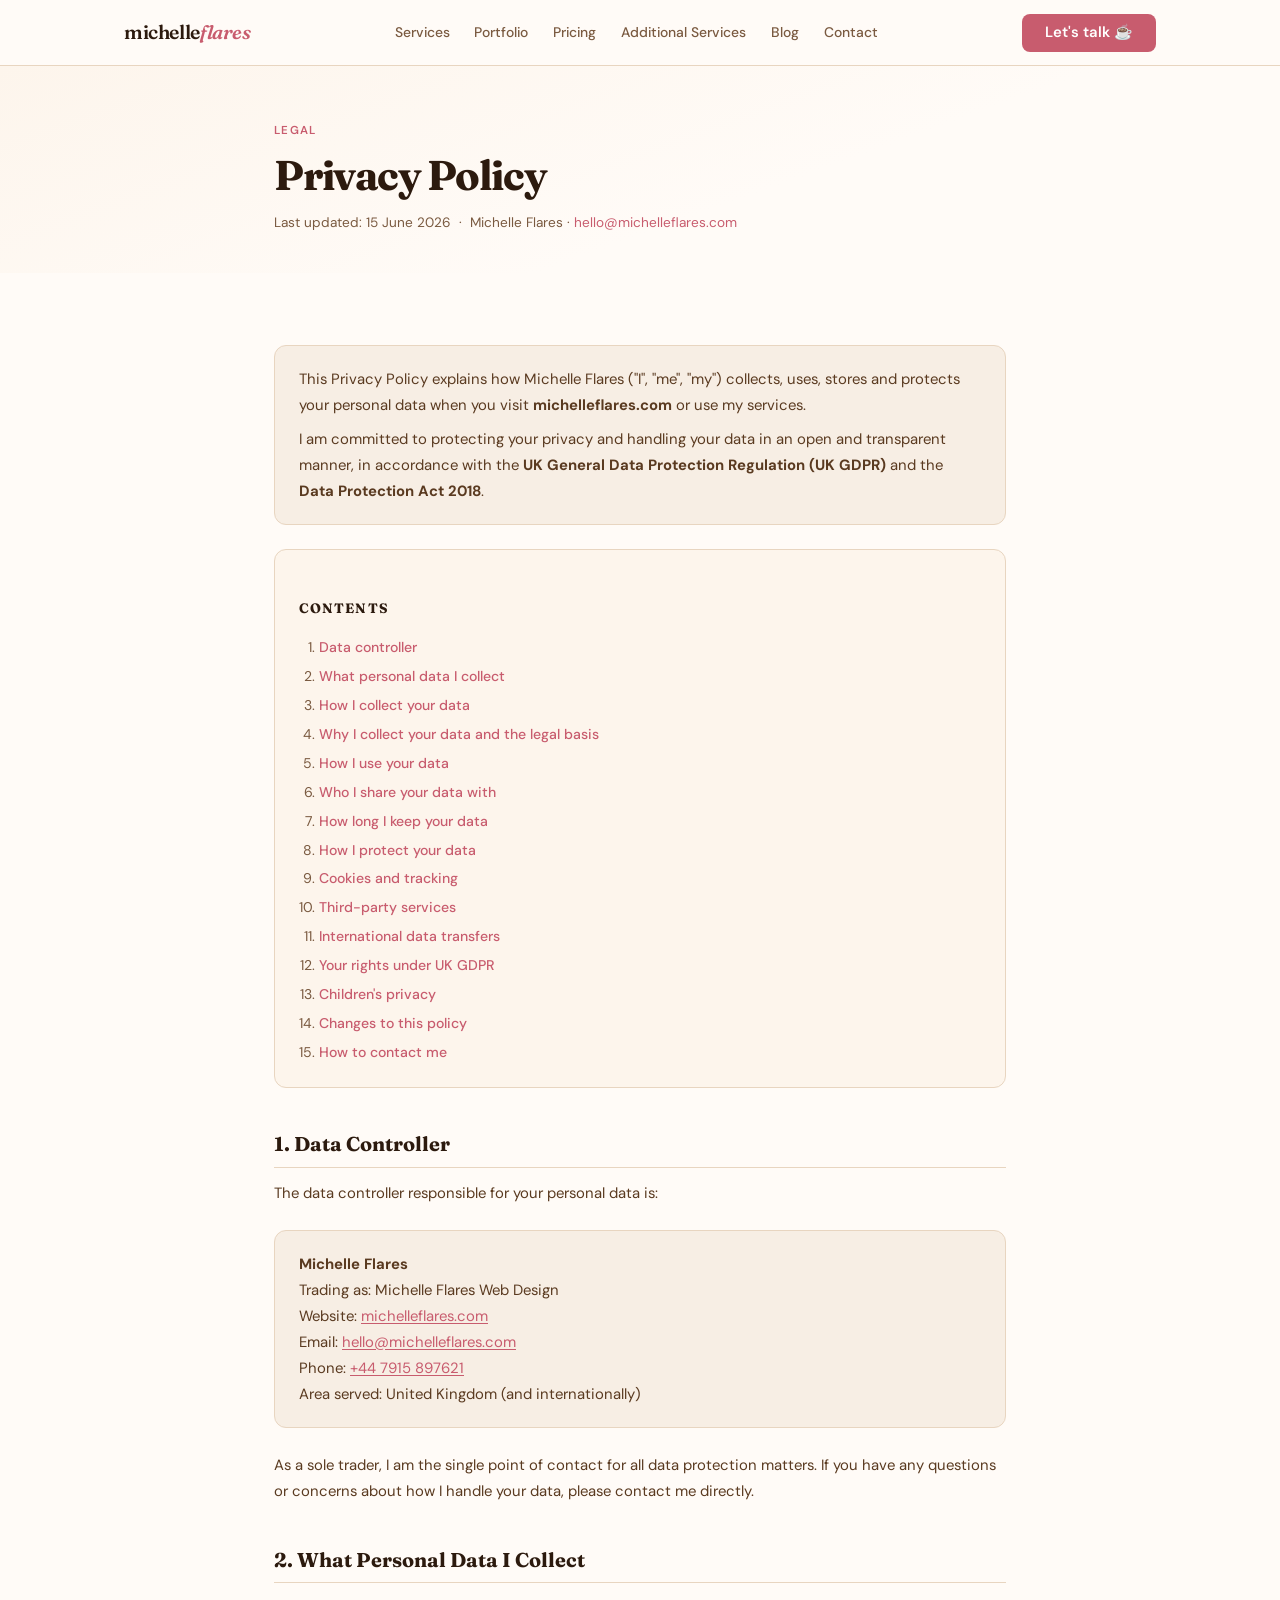
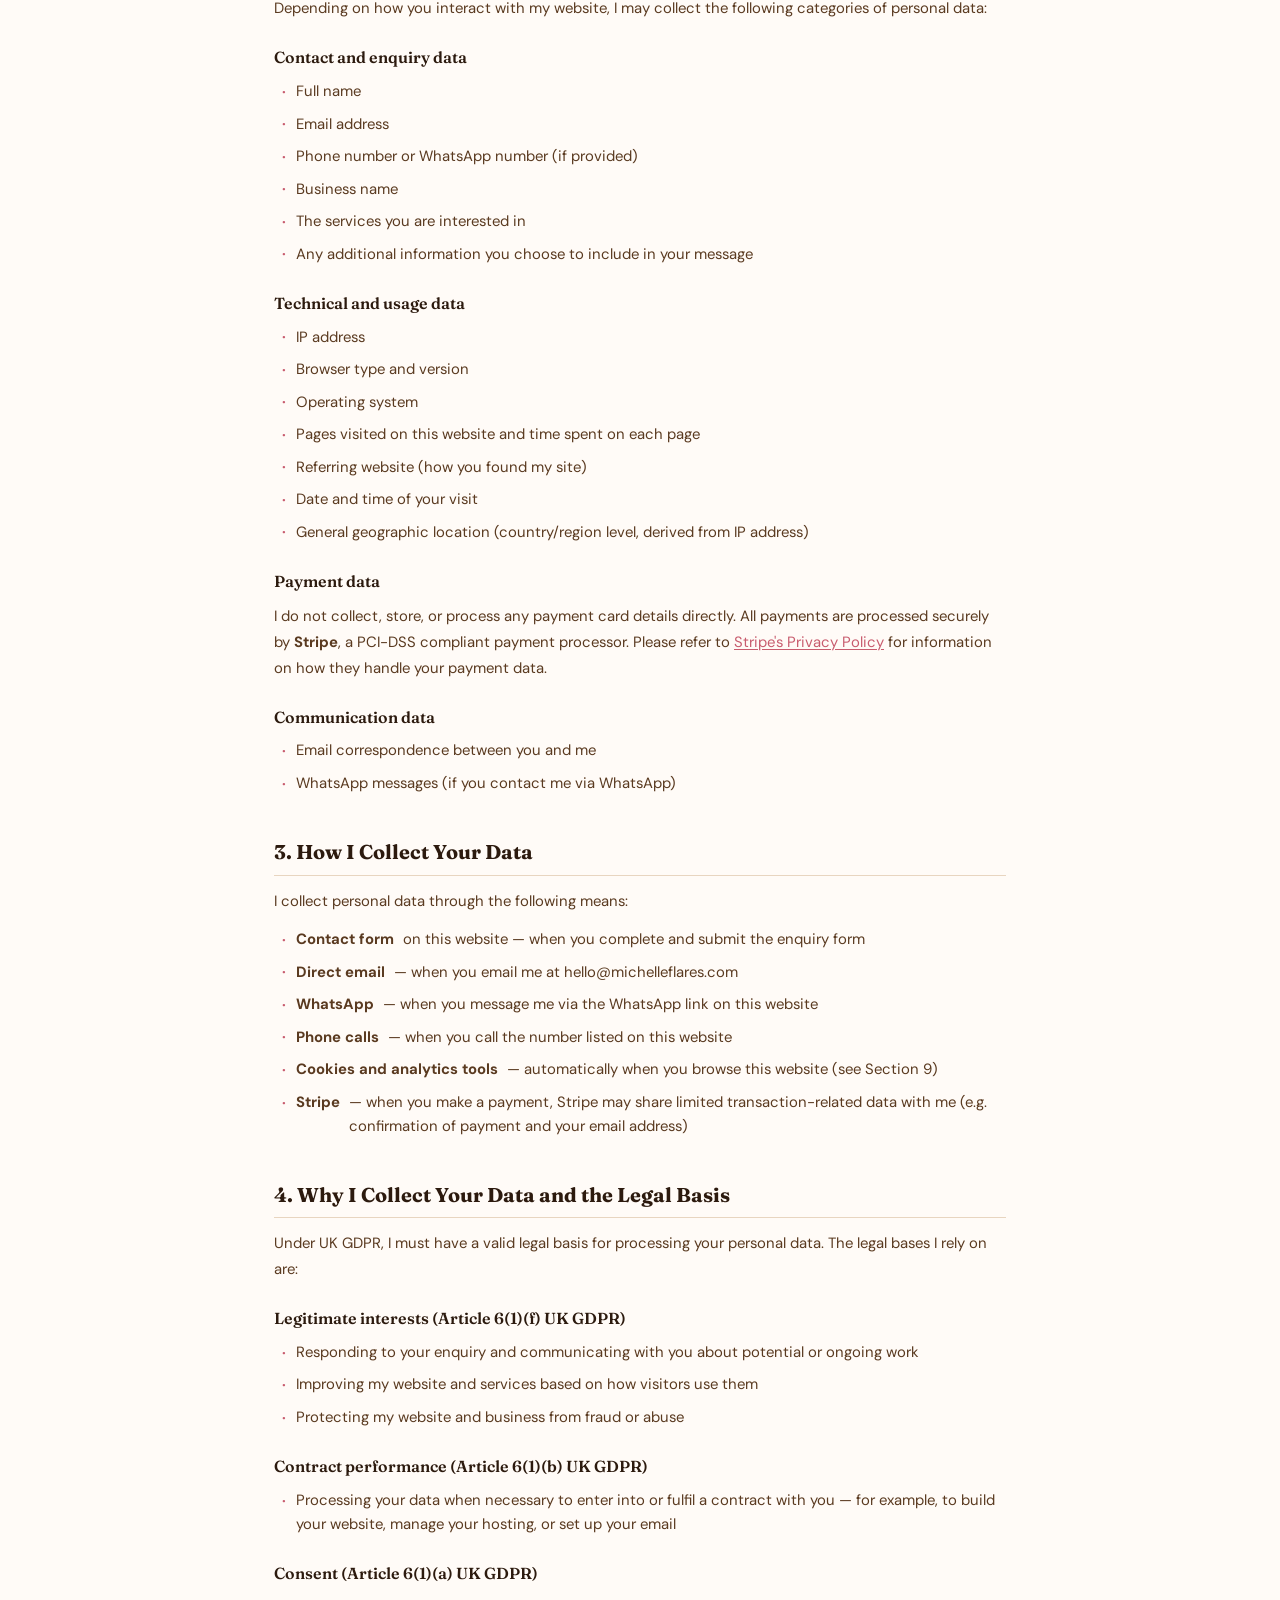
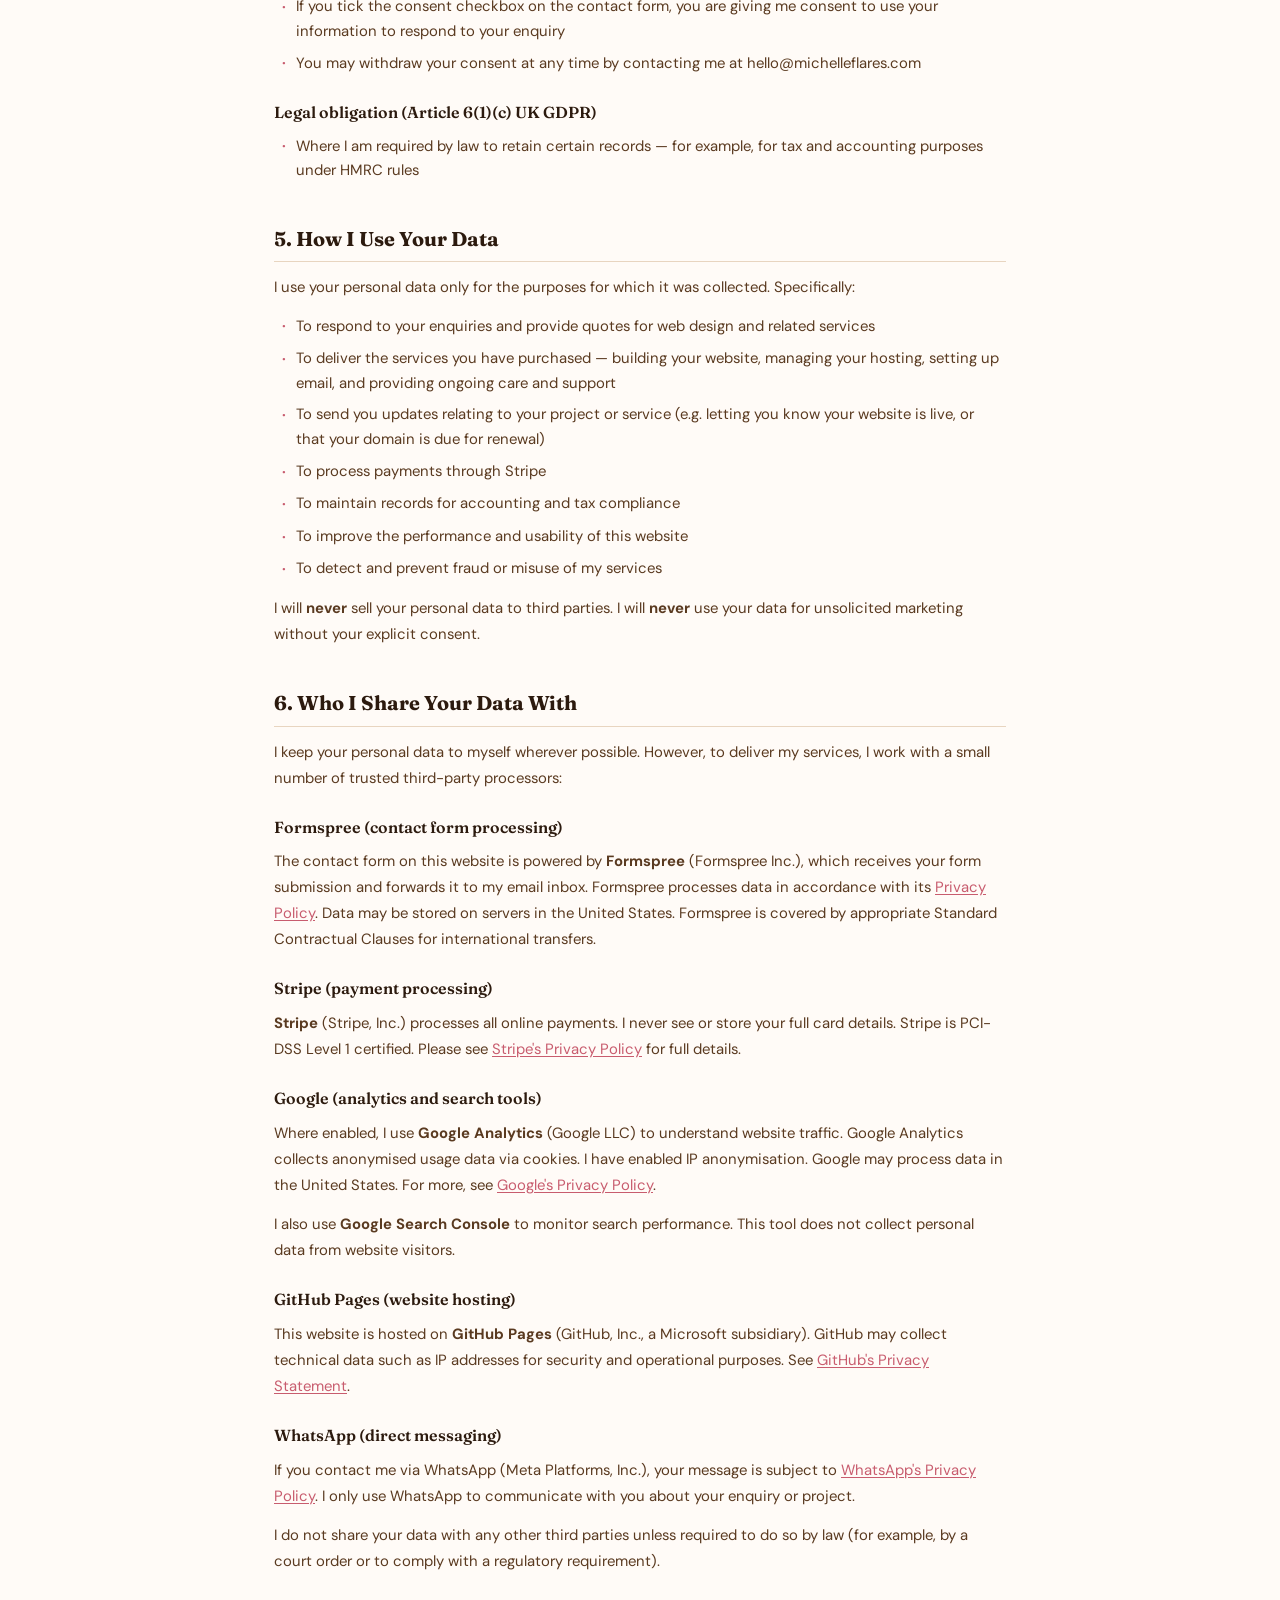
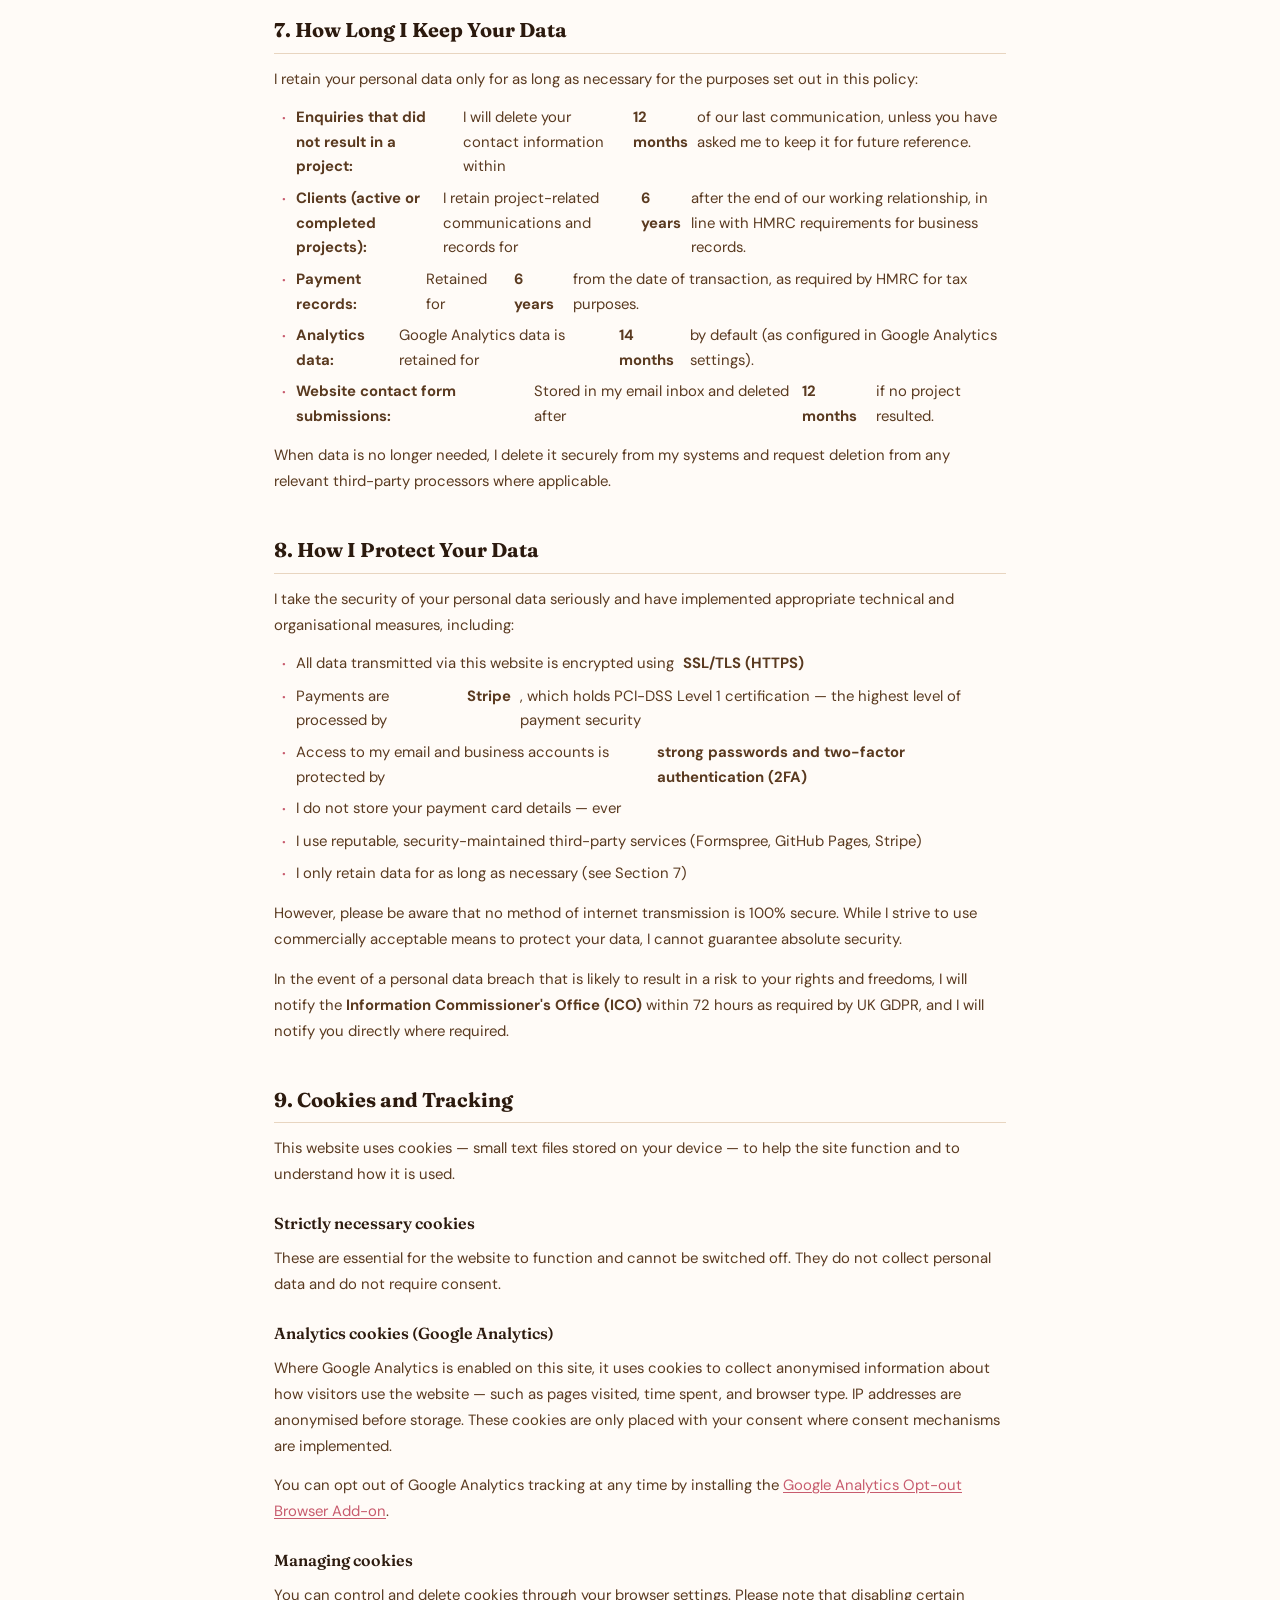
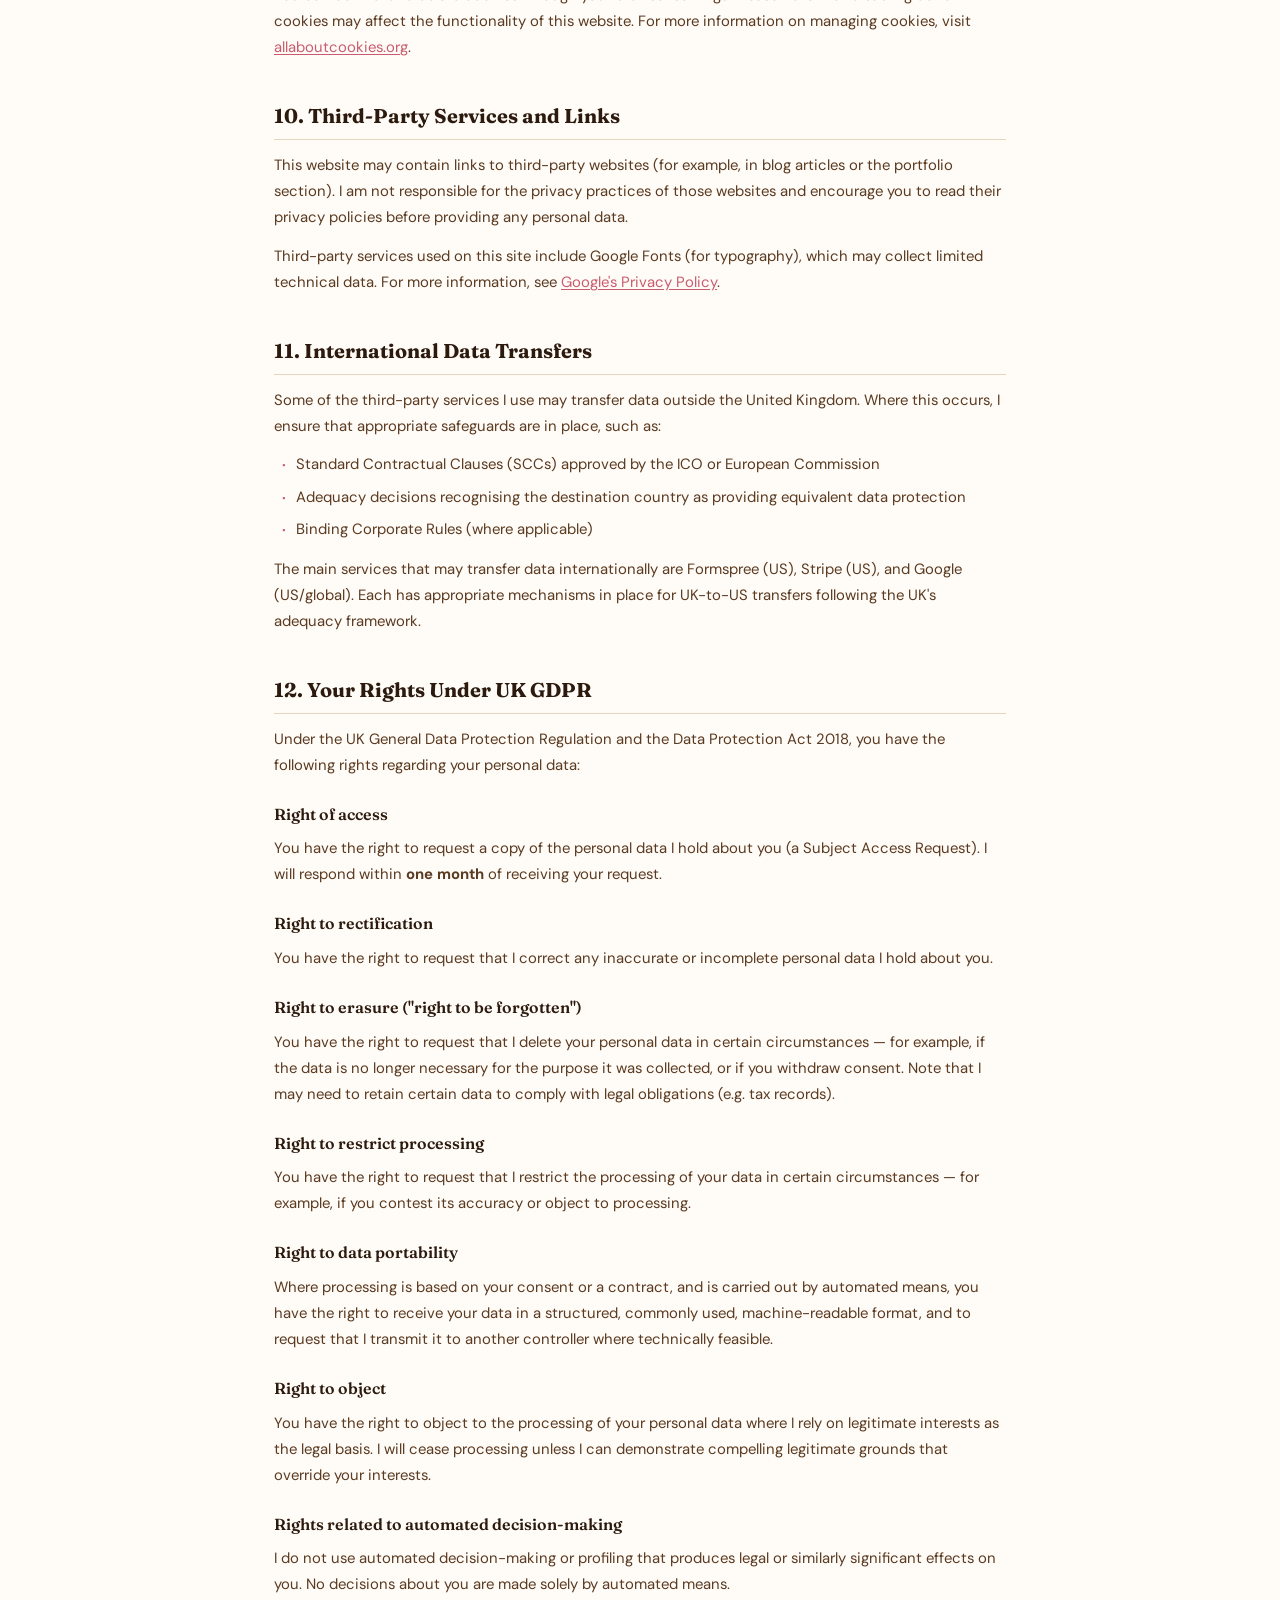
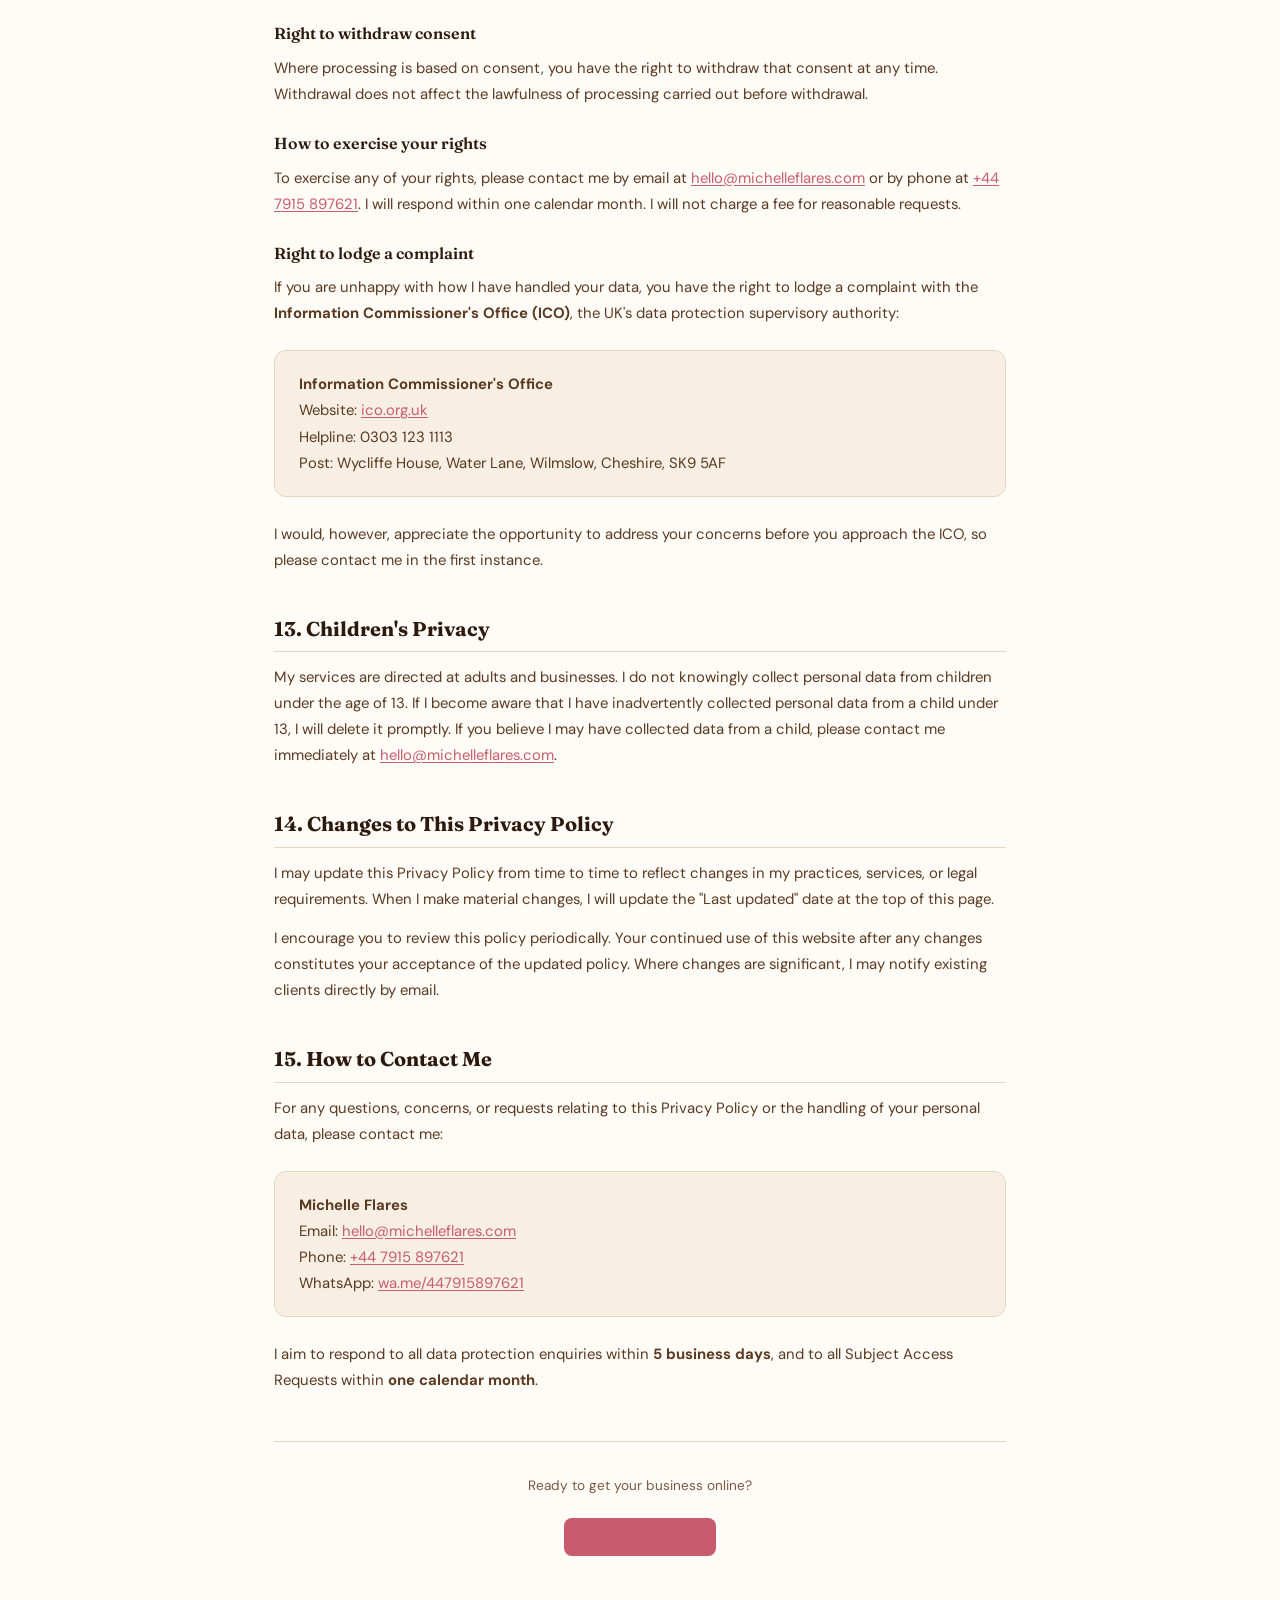
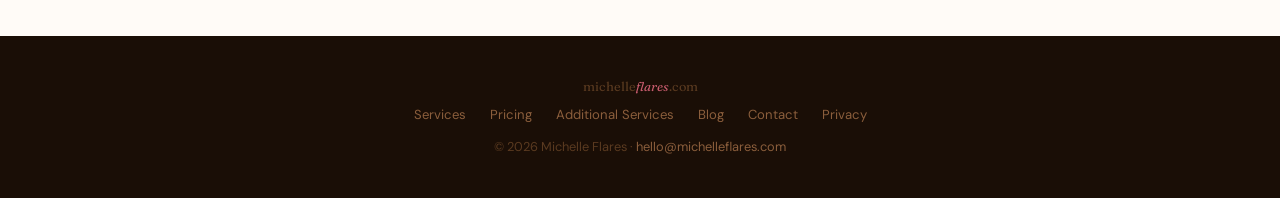
<file: privacy/index.html>
<!DOCTYPE html>
<html lang="en">
<head>
<meta charset="UTF-8">
<meta name="viewport" content="width=device-width, initial-scale=1.0">
<title>Privacy Policy — Michelle Flares</title>
<meta name="description" content="Privacy Policy for michelleflares.com — how we collect, use and protect your personal data in accordance with UK GDPR and the Data Protection Act 2018.">
<link rel="canonical" href="https://michelleflares.com/privacy/">
<meta name="robots" content="index, follow">
<meta name="theme-color" content="#2C1A0E">
<link rel="icon" href="/favicon.ico" sizes="any">
<link rel="icon" href="/favicon.svg" type="image/svg+xml">
<link rel="apple-touch-icon" href="/apple-touch-icon.png">
<link rel="preconnect" href="https://fonts.googleapis.com">
<link rel="preconnect" href="https://fonts.gstatic.com" crossorigin>
<link href="https://fonts.googleapis.com/css2?family=Fraunces:ital,opsz,wght@0,9..144,400;0,9..144,600;1,9..144,400&family=DM+Sans:opsz,wght@9..40,400;9..40,500;9..40,600&display=swap" rel="stylesheet">
<style>
*,*::before,*::after{box-sizing:border-box;margin:0;padding:0}
html{scroll-behavior:smooth}
body{font-family:'DM Sans',sans-serif;background:#FFFBF7;color:#4A3020;-webkit-font-smoothing:antialiased;line-height:1.6}
a{color:inherit;text-decoration:none}
:root{
  --ink:#2C1A0E;--rose:#C85C6E;--rose-dark:#A8485A;
  --cream:#FFFBF7;--cream-alt:#F7EEE4;--cream-deep:#FDF5EC;
  --border:#E8D5C0;--muted:#7A5A40;--light-muted:#A07850;
}
h1,h2,h3{font-family:'Fraunces',serif}
.container{max-width:780px;margin:0 auto;padding:0 1.5rem}
.btn{display:inline-flex;align-items:center;justify-content:center;gap:.4rem;background:var(--ink);color:#fff;border:none;padding:.72rem 1.45rem;border-radius:8px;font-size:.93rem;font-weight:600;cursor:pointer;font-family:'DM Sans',sans-serif;text-decoration:none;transition:background .18s;line-height:1}
.btn:hover{background:#4A2E18}
.btn-rose{background:var(--rose)}
.btn-rose:hover{background:var(--rose-dark)}
.curr-toggle{display:flex;background:#F0E4D4;border-radius:9999px;padding:3px;gap:2px}
.curr-btn{background:transparent;border:none;padding:.28rem .75rem;border-radius:9999px;font-size:.8rem;font-weight:600;color:#9A7A60;cursor:pointer;font-family:'DM Sans',sans-serif;transition:all .18s;white-space:nowrap}
.curr-btn.active{background:#fff;color:var(--ink);box-shadow:0 1px 4px rgba(44,26,14,.15)}
header{position:sticky;top:0;z-index:200}
.site-nav{background:rgba(255,251,247,.97);backdrop-filter:blur(12px);border-bottom:1px solid var(--border)}
.nav-inner{max-width:1080px;margin:0 auto;padding:.85rem 1.5rem;display:flex;align-items:center;justify-content:space-between;gap:1rem}
.brand{font-family:'Fraunces',serif;font-size:1.22rem;font-weight:600;color:var(--ink);text-decoration:none;letter-spacing:-.02em}
.brand em{font-style:italic;color:var(--rose)}
.nav-links{display:flex;align-items:center;gap:.15rem}
.nav-link{font-size:.87rem;font-weight:500;color:var(--muted);padding:.45rem .7rem;border-radius:6px;text-decoration:none;white-space:nowrap;transition:color .18s,background .18s}
.nav-link:hover{color:var(--ink);background:var(--cream-alt)}
.nav-right{display:flex;align-items:center;gap:.75rem}
.hamburger{display:none;background:none;border:none;cursor:pointer;padding:.4rem;flex-direction:column;gap:5px}
.hamburger span{display:block;width:22px;height:2px;background:var(--ink);border-radius:2px}
.mobile-nav{display:none;position:fixed;inset:0;top:60px;background:var(--cream);z-index:199;padding:1.5rem;flex-direction:column;gap:.25rem;border-top:1px solid var(--border);overflow-y:auto}
.mobile-nav.open{display:flex}
.mobile-nav-link{font-size:1.05rem;font-weight:600;color:var(--ink);padding:.85rem 1rem;border-radius:10px;text-decoration:none}
.mobile-nav-link:hover{background:var(--cream-alt)}
.mobile-nav-bottom{margin-top:1rem;display:flex;flex-direction:column;gap:.75rem;padding-top:1rem;border-top:1px solid var(--border)}
@media(max-width:780px){.nav-links{display:none}.hamburger{display:flex}.nav-right .btn{display:none}}

/* PAGE */
.page-hero{background:linear-gradient(160deg,#FDF5EC 0%,#FFFBF7 60%);padding:3.5rem 1.5rem 2.5rem}
.eyebrow{font-size:.72rem;font-weight:600;letter-spacing:.11em;text-transform:uppercase;color:var(--rose);display:block;margin-bottom:.7rem}
.page-hero h1{font-size:clamp(1.8rem,4vw,2.6rem);color:var(--ink);letter-spacing:-.03em;line-height:1.15;margin-bottom:.75rem}
.page-hero .meta{font-size:.85rem;color:var(--muted)}

/* CONTENT */
.privacy-body{padding:3rem 1.5rem 5rem}
.privacy-body h2{font-size:1.25rem;color:var(--ink);margin-top:2.5rem;margin-bottom:.75rem;padding-bottom:.4rem;border-bottom:1px solid var(--border)}
.privacy-body h3{font-size:1rem;font-weight:600;color:var(--ink);margin-top:1.5rem;margin-bottom:.5rem}
.privacy-body p{font-size:.93rem;color:#5A3A20;line-height:1.75;margin-bottom:.85rem}
.privacy-body ul{list-style:none;margin-bottom:.85rem;display:flex;flex-direction:column;gap:.45rem;padding-left:.5rem}
.privacy-body ul li{font-size:.93rem;color:#5A3A20;line-height:1.65;display:flex;align-items:flex-start;gap:.6rem}
.privacy-body ul li::before{content:"·";color:var(--rose);font-weight:700;flex-shrink:0;margin-top:.05rem}
.privacy-body a{color:var(--rose);text-decoration:underline;text-underline-offset:2px}
.privacy-body a:hover{color:var(--rose-dark)}
.info-box{background:var(--cream-alt);border:1px solid var(--border);border-radius:12px;padding:1.25rem 1.5rem;margin:1.5rem 0}
.info-box p{margin-bottom:0}
.info-box p+p{margin-top:.5rem}
.table-of-contents{background:var(--cream-deep);border:1px solid var(--border);border-radius:12px;padding:1.5rem;margin-bottom:2.5rem}
.table-of-contents h3{font-size:.85rem;font-weight:700;color:var(--ink);text-transform:uppercase;letter-spacing:.08em;margin-bottom:1rem}
.table-of-contents ol{list-style:decimal;padding-left:1.25rem;display:flex;flex-direction:column;gap:.4rem}
.table-of-contents ol li{font-size:.88rem;color:var(--muted)}
.table-of-contents ol li a{color:var(--rose);text-decoration:none;font-weight:500}
.table-of-contents ol li a:hover{text-decoration:underline}

.site-footer{background:#1A0E06;padding:2.5rem 1.5rem;text-align:center}
.footer-brand{font-family:'Fraunces',serif;font-size:1.1rem;color:#7A5A40;margin-bottom:.5rem}
.footer-brand em{font-style:italic;color:var(--rose)}
.footer-links{display:flex;justify-content:center;gap:1.5rem;margin-bottom:.75rem;flex-wrap:wrap}
.footer-links a{font-size:.82rem;color:#8B5E3C;text-decoration:none}
.footer-links a:hover{color:var(--rose)}
.site-footer p{font-size:.8rem;color:#5A3A20}
.site-footer a{color:#8B5E3C}
</style>
</head>
<body>

<header>
<nav class="site-nav" role="navigation">
  <div class="nav-inner">
    <a href="/" class="brand">michelle<em>flares</em></a>
    <div class="nav-links">
      <a href="/#services" class="nav-link">Services</a>
      <a href="/#portfolio" class="nav-link">Portfolio</a>
      <a href="/#pricing" class="nav-link">Pricing</a>
      <a href="/additional-services/" class="nav-link">Additional Services</a>
      <a href="/blog/" class="nav-link">Blog</a>
      <a href="/#contact" class="nav-link">Contact</a>
    </div>
    <div class="nav-right">
      <a href="https://wa.me/447915897621" target="_blank" rel="noopener" class="btn btn-rose" style="width:auto">Let's talk ☕</a>
    </div>
    <button class="hamburger" id="hamburger" aria-label="Open menu">
      <span></span><span></span><span></span>
    </button>
  </div>
</nav>
<div class="mobile-nav" id="mobile-nav">
  <a href="/#services" class="mobile-nav-link">Services</a>
  <a href="/#portfolio" class="mobile-nav-link">Portfolio</a>
  <a href="/#pricing" class="mobile-nav-link">Pricing</a>
  <a href="/additional-services/" class="mobile-nav-link">Additional Services</a>
  <a href="/blog/" class="mobile-nav-link">Blog</a>
  <a href="/#contact" class="mobile-nav-link">Contact</a>
  <div class="mobile-nav-bottom">
    <a href="https://wa.me/447915897621" target="_blank" rel="noopener" class="btn btn-rose">Let's talk ☕</a>
  </div>
</div>
</header>

<main>
<div class="page-hero">
  <div class="container">
    <span class="eyebrow">Legal</span>
    <h1>Privacy Policy</h1>
    <p class="meta">Last updated: 15 June 2026 &nbsp;·&nbsp; Michelle Flares · <a href="mailto:hello@michelleflares.com" style="color:var(--rose)">hello@michelleflares.com</a></p>
  </div>
</div>

<div class="privacy-body">
  <div class="container">

    <div class="info-box">
      <p>This Privacy Policy explains how Michelle Flares ("I", "me", "my") collects, uses, stores and protects your personal data when you visit <strong>michelleflares.com</strong> or use my services.</p>
      <p>I am committed to protecting your privacy and handling your data in an open and transparent manner, in accordance with the <strong>UK General Data Protection Regulation (UK GDPR)</strong> and the <strong>Data Protection Act 2018</strong>.</p>
    </div>

    <div class="table-of-contents">
      <h3>Contents</h3>
      <ol>
        <li><a href="#controller">Data controller</a></li>
        <li><a href="#what-data">What personal data I collect</a></li>
        <li><a href="#how-collected">How I collect your data</a></li>
        <li><a href="#why-collected">Why I collect your data and the legal basis</a></li>
        <li><a href="#how-used">How I use your data</a></li>
        <li><a href="#sharing">Who I share your data with</a></li>
        <li><a href="#retention">How long I keep your data</a></li>
        <li><a href="#security">How I protect your data</a></li>
        <li><a href="#cookies">Cookies and tracking</a></li>
        <li><a href="#third-party">Third-party services</a></li>
        <li><a href="#transfers">International data transfers</a></li>
        <li><a href="#rights">Your rights under UK GDPR</a></li>
        <li><a href="#children">Children's privacy</a></li>
        <li><a href="#changes">Changes to this policy</a></li>
        <li><a href="#contact">How to contact me</a></li>
      </ol>
    </div>

    <h2 id="controller">1. Data Controller</h2>
    <p>The data controller responsible for your personal data is:</p>
    <div class="info-box">
      <p><strong>Michelle Flares</strong><br>
      Trading as: Michelle Flares Web Design<br>
      Website: <a href="https://michelleflares.com">michelleflares.com</a><br>
      Email: <a href="mailto:hello@michelleflares.com">hello@michelleflares.com</a><br>
      Phone: <a href="tel:+447915897621">+44 7915 897621</a><br>
      Area served: United Kingdom (and internationally)</p>
    </div>
    <p>As a sole trader, I am the single point of contact for all data protection matters. If you have any questions or concerns about how I handle your data, please contact me directly.</p>

    <h2 id="what-data">2. What Personal Data I Collect</h2>
    <p>Depending on how you interact with my website, I may collect the following categories of personal data:</p>

    <h3>Contact and enquiry data</h3>
    <ul>
      <li>Full name</li>
      <li>Email address</li>
      <li>Phone number or WhatsApp number (if provided)</li>
      <li>Business name</li>
      <li>The services you are interested in</li>
      <li>Any additional information you choose to include in your message</li>
    </ul>

    <h3>Technical and usage data</h3>
    <ul>
      <li>IP address</li>
      <li>Browser type and version</li>
      <li>Operating system</li>
      <li>Pages visited on this website and time spent on each page</li>
      <li>Referring website (how you found my site)</li>
      <li>Date and time of your visit</li>
      <li>General geographic location (country/region level, derived from IP address)</li>
    </ul>

    <h3>Payment data</h3>
    <p>I do not collect, store, or process any payment card details directly. All payments are processed securely by <strong>Stripe</strong>, a PCI-DSS compliant payment processor. Please refer to <a href="https://stripe.com/gb/privacy" target="_blank" rel="noopener">Stripe's Privacy Policy</a> for information on how they handle your payment data.</p>

    <h3>Communication data</h3>
    <ul>
      <li>Email correspondence between you and me</li>
      <li>WhatsApp messages (if you contact me via WhatsApp)</li>
    </ul>

    <h2 id="how-collected">3. How I Collect Your Data</h2>
    <p>I collect personal data through the following means:</p>
    <ul>
      <li><strong>Contact form</strong> on this website — when you complete and submit the enquiry form</li>
      <li><strong>Direct email</strong> — when you email me at hello@michelleflares.com</li>
      <li><strong>WhatsApp</strong> — when you message me via the WhatsApp link on this website</li>
      <li><strong>Phone calls</strong> — when you call the number listed on this website</li>
      <li><strong>Cookies and analytics tools</strong> — automatically when you browse this website (see Section 9)</li>
      <li><strong>Stripe</strong> — when you make a payment, Stripe may share limited transaction-related data with me (e.g. confirmation of payment and your email address)</li>
    </ul>

    <h2 id="why-collected">4. Why I Collect Your Data and the Legal Basis</h2>
    <p>Under UK GDPR, I must have a valid legal basis for processing your personal data. The legal bases I rely on are:</p>

    <h3>Legitimate interests (Article 6(1)(f) UK GDPR)</h3>
    <ul>
      <li>Responding to your enquiry and communicating with you about potential or ongoing work</li>
      <li>Improving my website and services based on how visitors use them</li>
      <li>Protecting my website and business from fraud or abuse</li>
    </ul>

    <h3>Contract performance (Article 6(1)(b) UK GDPR)</h3>
    <ul>
      <li>Processing your data when necessary to enter into or fulfil a contract with you — for example, to build your website, manage your hosting, or set up your email</li>
    </ul>

    <h3>Consent (Article 6(1)(a) UK GDPR)</h3>
    <ul>
      <li>If you tick the consent checkbox on the contact form, you are giving me consent to use your information to respond to your enquiry</li>
      <li>You may withdraw your consent at any time by contacting me at hello@michelleflares.com</li>
    </ul>

    <h3>Legal obligation (Article 6(1)(c) UK GDPR)</h3>
    <ul>
      <li>Where I am required by law to retain certain records — for example, for tax and accounting purposes under HMRC rules</li>
    </ul>

    <h2 id="how-used">5. How I Use Your Data</h2>
    <p>I use your personal data only for the purposes for which it was collected. Specifically:</p>
    <ul>
      <li>To respond to your enquiries and provide quotes for web design and related services</li>
      <li>To deliver the services you have purchased — building your website, managing your hosting, setting up email, and providing ongoing care and support</li>
      <li>To send you updates relating to your project or service (e.g. letting you know your website is live, or that your domain is due for renewal)</li>
      <li>To process payments through Stripe</li>
      <li>To maintain records for accounting and tax compliance</li>
      <li>To improve the performance and usability of this website</li>
      <li>To detect and prevent fraud or misuse of my services</li>
    </ul>
    <p>I will <strong>never</strong> sell your personal data to third parties. I will <strong>never</strong> use your data for unsolicited marketing without your explicit consent.</p>

    <h2 id="sharing">6. Who I Share Your Data With</h2>
    <p>I keep your personal data to myself wherever possible. However, to deliver my services, I work with a small number of trusted third-party processors:</p>

    <h3>Formspree (contact form processing)</h3>
    <p>The contact form on this website is powered by <strong>Formspree</strong> (Formspree Inc.), which receives your form submission and forwards it to my email inbox. Formspree processes data in accordance with its <a href="https://formspree.io/legal/privacy-policy/" target="_blank" rel="noopener">Privacy Policy</a>. Data may be stored on servers in the United States. Formspree is covered by appropriate Standard Contractual Clauses for international transfers.</p>

    <h3>Stripe (payment processing)</h3>
    <p><strong>Stripe</strong> (Stripe, Inc.) processes all online payments. I never see or store your full card details. Stripe is PCI-DSS Level 1 certified. Please see <a href="https://stripe.com/gb/privacy" target="_blank" rel="noopener">Stripe's Privacy Policy</a> for full details.</p>

    <h3>Google (analytics and search tools)</h3>
    <p>Where enabled, I use <strong>Google Analytics</strong> (Google LLC) to understand website traffic. Google Analytics collects anonymised usage data via cookies. I have enabled IP anonymisation. Google may process data in the United States. For more, see <a href="https://policies.google.com/privacy" target="_blank" rel="noopener">Google's Privacy Policy</a>.</p>
    <p>I also use <strong>Google Search Console</strong> to monitor search performance. This tool does not collect personal data from website visitors.</p>

    <h3>GitHub Pages (website hosting)</h3>
    <p>This website is hosted on <strong>GitHub Pages</strong> (GitHub, Inc., a Microsoft subsidiary). GitHub may collect technical data such as IP addresses for security and operational purposes. See <a href="https://docs.github.com/en/site-policy/privacy-policies/github-general-privacy-statement" target="_blank" rel="noopener">GitHub's Privacy Statement</a>.</p>

    <h3>WhatsApp (direct messaging)</h3>
    <p>If you contact me via WhatsApp (Meta Platforms, Inc.), your message is subject to <a href="https://www.whatsapp.com/legal/privacy-policy-eea" target="_blank" rel="noopener">WhatsApp's Privacy Policy</a>. I only use WhatsApp to communicate with you about your enquiry or project.</p>

    <p>I do not share your data with any other third parties unless required to do so by law (for example, by a court order or to comply with a regulatory requirement).</p>

    <h2 id="retention">7. How Long I Keep Your Data</h2>
    <p>I retain your personal data only for as long as necessary for the purposes set out in this policy:</p>
    <ul>
      <li><strong>Enquiries that did not result in a project:</strong> I will delete your contact information within <strong>12 months</strong> of our last communication, unless you have asked me to keep it for future reference.</li>
      <li><strong>Clients (active or completed projects):</strong> I retain project-related communications and records for <strong>6 years</strong> after the end of our working relationship, in line with HMRC requirements for business records.</li>
      <li><strong>Payment records:</strong> Retained for <strong>6 years</strong> from the date of transaction, as required by HMRC for tax purposes.</li>
      <li><strong>Analytics data:</strong> Google Analytics data is retained for <strong>14 months</strong> by default (as configured in Google Analytics settings).</li>
      <li><strong>Website contact form submissions:</strong> Stored in my email inbox and deleted after <strong>12 months</strong> if no project resulted.</li>
    </ul>
    <p>When data is no longer needed, I delete it securely from my systems and request deletion from any relevant third-party processors where applicable.</p>

    <h2 id="security">8. How I Protect Your Data</h2>
    <p>I take the security of your personal data seriously and have implemented appropriate technical and organisational measures, including:</p>
    <ul>
      <li>All data transmitted via this website is encrypted using <strong>SSL/TLS (HTTPS)</strong></li>
      <li>Payments are processed by <strong>Stripe</strong>, which holds PCI-DSS Level 1 certification — the highest level of payment security</li>
      <li>Access to my email and business accounts is protected by <strong>strong passwords and two-factor authentication (2FA)</strong></li>
      <li>I do not store your payment card details — ever</li>
      <li>I use reputable, security-maintained third-party services (Formspree, GitHub Pages, Stripe)</li>
      <li>I only retain data for as long as necessary (see Section 7)</li>
    </ul>
    <p>However, please be aware that no method of internet transmission is 100% secure. While I strive to use commercially acceptable means to protect your data, I cannot guarantee absolute security.</p>
    <p>In the event of a personal data breach that is likely to result in a risk to your rights and freedoms, I will notify the <strong>Information Commissioner's Office (ICO)</strong> within 72 hours as required by UK GDPR, and I will notify you directly where required.</p>

    <h2 id="cookies">9. Cookies and Tracking</h2>
    <p>This website uses cookies — small text files stored on your device — to help the site function and to understand how it is used.</p>

    <h3>Strictly necessary cookies</h3>
    <p>These are essential for the website to function and cannot be switched off. They do not collect personal data and do not require consent.</p>

    <h3>Analytics cookies (Google Analytics)</h3>
    <p>Where Google Analytics is enabled on this site, it uses cookies to collect anonymised information about how visitors use the website — such as pages visited, time spent, and browser type. IP addresses are anonymised before storage. These cookies are only placed with your consent where consent mechanisms are implemented.</p>
    <p>You can opt out of Google Analytics tracking at any time by installing the <a href="https://tools.google.com/dlpage/gaoptout" target="_blank" rel="noopener">Google Analytics Opt-out Browser Add-on</a>.</p>

    <h3>Managing cookies</h3>
    <p>You can control and delete cookies through your browser settings. Please note that disabling certain cookies may affect the functionality of this website. For more information on managing cookies, visit <a href="https://www.allaboutcookies.org" target="_blank" rel="noopener">allaboutcookies.org</a>.</p>

    <h2 id="third-party">10. Third-Party Services and Links</h2>
    <p>This website may contain links to third-party websites (for example, in blog articles or the portfolio section). I am not responsible for the privacy practices of those websites and encourage you to read their privacy policies before providing any personal data.</p>
    <p>Third-party services used on this site include Google Fonts (for typography), which may collect limited technical data. For more information, see <a href="https://policies.google.com/privacy" target="_blank" rel="noopener">Google's Privacy Policy</a>.</p>

    <h2 id="transfers">11. International Data Transfers</h2>
    <p>Some of the third-party services I use may transfer data outside the United Kingdom. Where this occurs, I ensure that appropriate safeguards are in place, such as:</p>
    <ul>
      <li>Standard Contractual Clauses (SCCs) approved by the ICO or European Commission</li>
      <li>Adequacy decisions recognising the destination country as providing equivalent data protection</li>
      <li>Binding Corporate Rules (where applicable)</li>
    </ul>
    <p>The main services that may transfer data internationally are Formspree (US), Stripe (US), and Google (US/global). Each has appropriate mechanisms in place for UK-to-US transfers following the UK's adequacy framework.</p>

    <h2 id="rights">12. Your Rights Under UK GDPR</h2>
    <p>Under the UK General Data Protection Regulation and the Data Protection Act 2018, you have the following rights regarding your personal data:</p>

    <h3>Right of access</h3>
    <p>You have the right to request a copy of the personal data I hold about you (a Subject Access Request). I will respond within <strong>one month</strong> of receiving your request.</p>

    <h3>Right to rectification</h3>
    <p>You have the right to request that I correct any inaccurate or incomplete personal data I hold about you.</p>

    <h3>Right to erasure ("right to be forgotten")</h3>
    <p>You have the right to request that I delete your personal data in certain circumstances — for example, if the data is no longer necessary for the purpose it was collected, or if you withdraw consent. Note that I may need to retain certain data to comply with legal obligations (e.g. tax records).</p>

    <h3>Right to restrict processing</h3>
    <p>You have the right to request that I restrict the processing of your data in certain circumstances — for example, if you contest its accuracy or object to processing.</p>

    <h3>Right to data portability</h3>
    <p>Where processing is based on your consent or a contract, and is carried out by automated means, you have the right to receive your data in a structured, commonly used, machine-readable format, and to request that I transmit it to another controller where technically feasible.</p>

    <h3>Right to object</h3>
    <p>You have the right to object to the processing of your personal data where I rely on legitimate interests as the legal basis. I will cease processing unless I can demonstrate compelling legitimate grounds that override your interests.</p>

    <h3>Rights related to automated decision-making</h3>
    <p>I do not use automated decision-making or profiling that produces legal or similarly significant effects on you. No decisions about you are made solely by automated means.</p>

    <h3>Right to withdraw consent</h3>
    <p>Where processing is based on consent, you have the right to withdraw that consent at any time. Withdrawal does not affect the lawfulness of processing carried out before withdrawal.</p>

    <h3>How to exercise your rights</h3>
    <p>To exercise any of your rights, please contact me by email at <a href="mailto:hello@michelleflares.com">hello@michelleflares.com</a> or by phone at <a href="tel:+447915897621">+44 7915 897621</a>. I will respond within one calendar month. I will not charge a fee for reasonable requests.</p>

    <h3>Right to lodge a complaint</h3>
    <p>If you are unhappy with how I have handled your data, you have the right to lodge a complaint with the <strong>Information Commissioner's Office (ICO)</strong>, the UK's data protection supervisory authority:</p>
    <div class="info-box">
      <p><strong>Information Commissioner's Office</strong><br>
      Website: <a href="https://ico.org.uk" target="_blank" rel="noopener">ico.org.uk</a><br>
      Helpline: 0303 123 1113<br>
      Post: Wycliffe House, Water Lane, Wilmslow, Cheshire, SK9 5AF</p>
    </div>
    <p>I would, however, appreciate the opportunity to address your concerns before you approach the ICO, so please contact me in the first instance.</p>

    <h2 id="children">13. Children's Privacy</h2>
    <p>My services are directed at adults and businesses. I do not knowingly collect personal data from children under the age of 13. If I become aware that I have inadvertently collected personal data from a child under 13, I will delete it promptly. If you believe I may have collected data from a child, please contact me immediately at <a href="mailto:hello@michelleflares.com">hello@michelleflares.com</a>.</p>

    <h2 id="changes">14. Changes to This Privacy Policy</h2>
    <p>I may update this Privacy Policy from time to time to reflect changes in my practices, services, or legal requirements. When I make material changes, I will update the "Last updated" date at the top of this page.</p>
    <p>I encourage you to review this policy periodically. Your continued use of this website after any changes constitutes your acceptance of the updated policy. Where changes are significant, I may notify existing clients directly by email.</p>

    <h2 id="contact">15. How to Contact Me</h2>
    <p>For any questions, concerns, or requests relating to this Privacy Policy or the handling of your personal data, please contact me:</p>
    <div class="info-box">
      <p><strong>Michelle Flares</strong><br>
      Email: <a href="mailto:hello@michelleflares.com">hello@michelleflares.com</a><br>
      Phone: <a href="tel:+447915897621">+44 7915 897621</a><br>
      WhatsApp: <a href="https://wa.me/447915897621" target="_blank" rel="noopener">wa.me/447915897621</a></p>
    </div>
    <p>I aim to respond to all data protection enquiries within <strong>5 business days</strong>, and to all Subject Access Requests within <strong>one calendar month</strong>.</p>

    <div style="margin-top:3rem;padding-top:2rem;border-top:1px solid var(--border);text-align:center">
      <p style="font-size:.85rem;color:var(--muted);margin-bottom:1.25rem">Ready to get your business online?</p>
      <a href="/#contact" class="btn btn-rose">Get in touch →</a>
    </div>

  </div>
</div>
</main>

<footer class="site-footer">
  <div class="container" style="max-width:1080px;margin:0 auto">
    <p class="footer-brand">michelle<em>flares</em>.com</p>
    <nav class="footer-links">
      <a href="/#services">Services</a>
      <a href="/#pricing">Pricing</a>
      <a href="/additional-services/">Additional Services</a>
      <a href="/blog/">Blog</a>
      <a href="/#contact">Contact</a>
      <a href="/privacy/">Privacy</a>
    </nav>
    <p>© 2026 Michelle Flares · <a href="mailto:hello@michelleflares.com">hello@michelleflares.com</a></p>
  </div>
</footer>

<script>
var hamburger=document.getElementById('hamburger');
var mobileNav=document.getElementById('mobile-nav');
hamburger.addEventListener('click',function(){
  var open=mobileNav.classList.toggle('open');
  hamburger.setAttribute('aria-expanded',open);
  document.body.style.overflow=open?'hidden':'';
});
document.addEventListener('click',function(e){
  if(mobileNav.classList.contains('open')&&!mobileNav.contains(e.target)&&!hamburger.contains(e.target)){
    mobileNav.classList.remove('open');
    document.body.style.overflow='';
  }
});
</script>
</body>
</html>
</file>
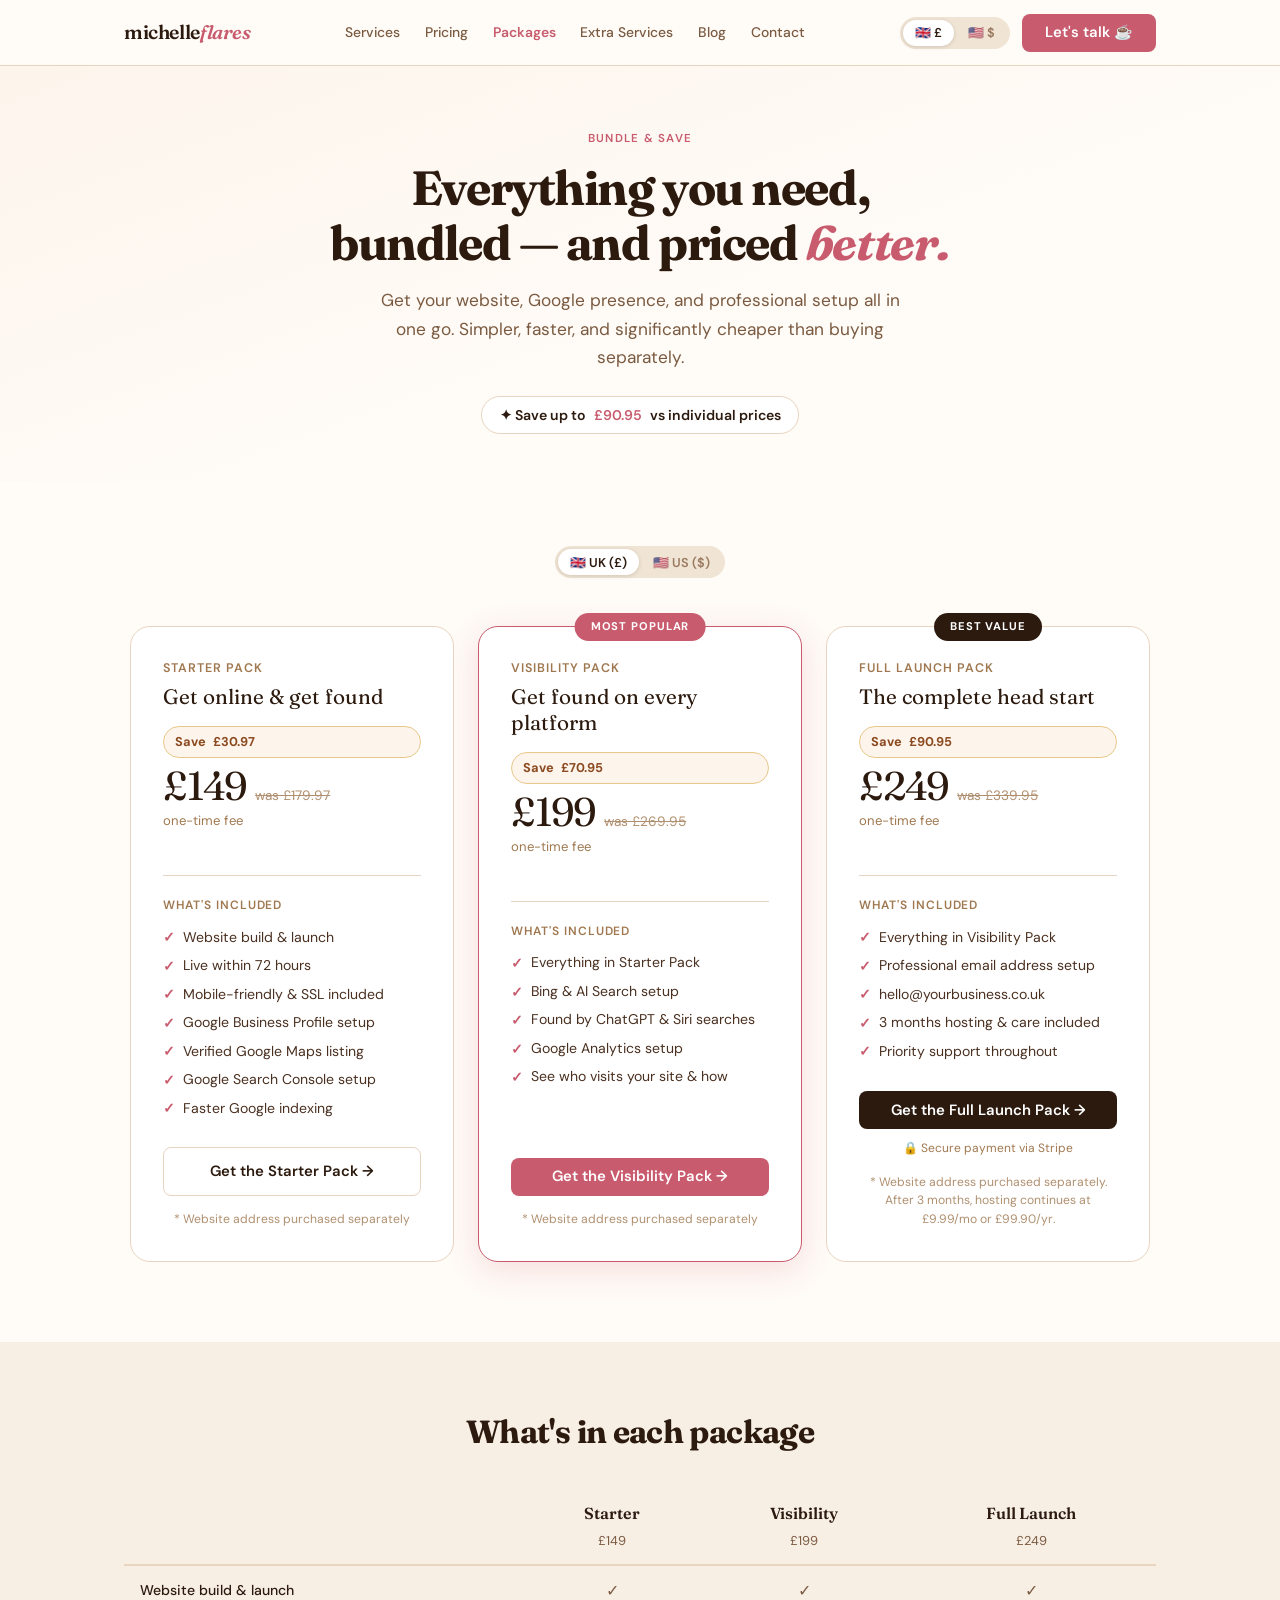
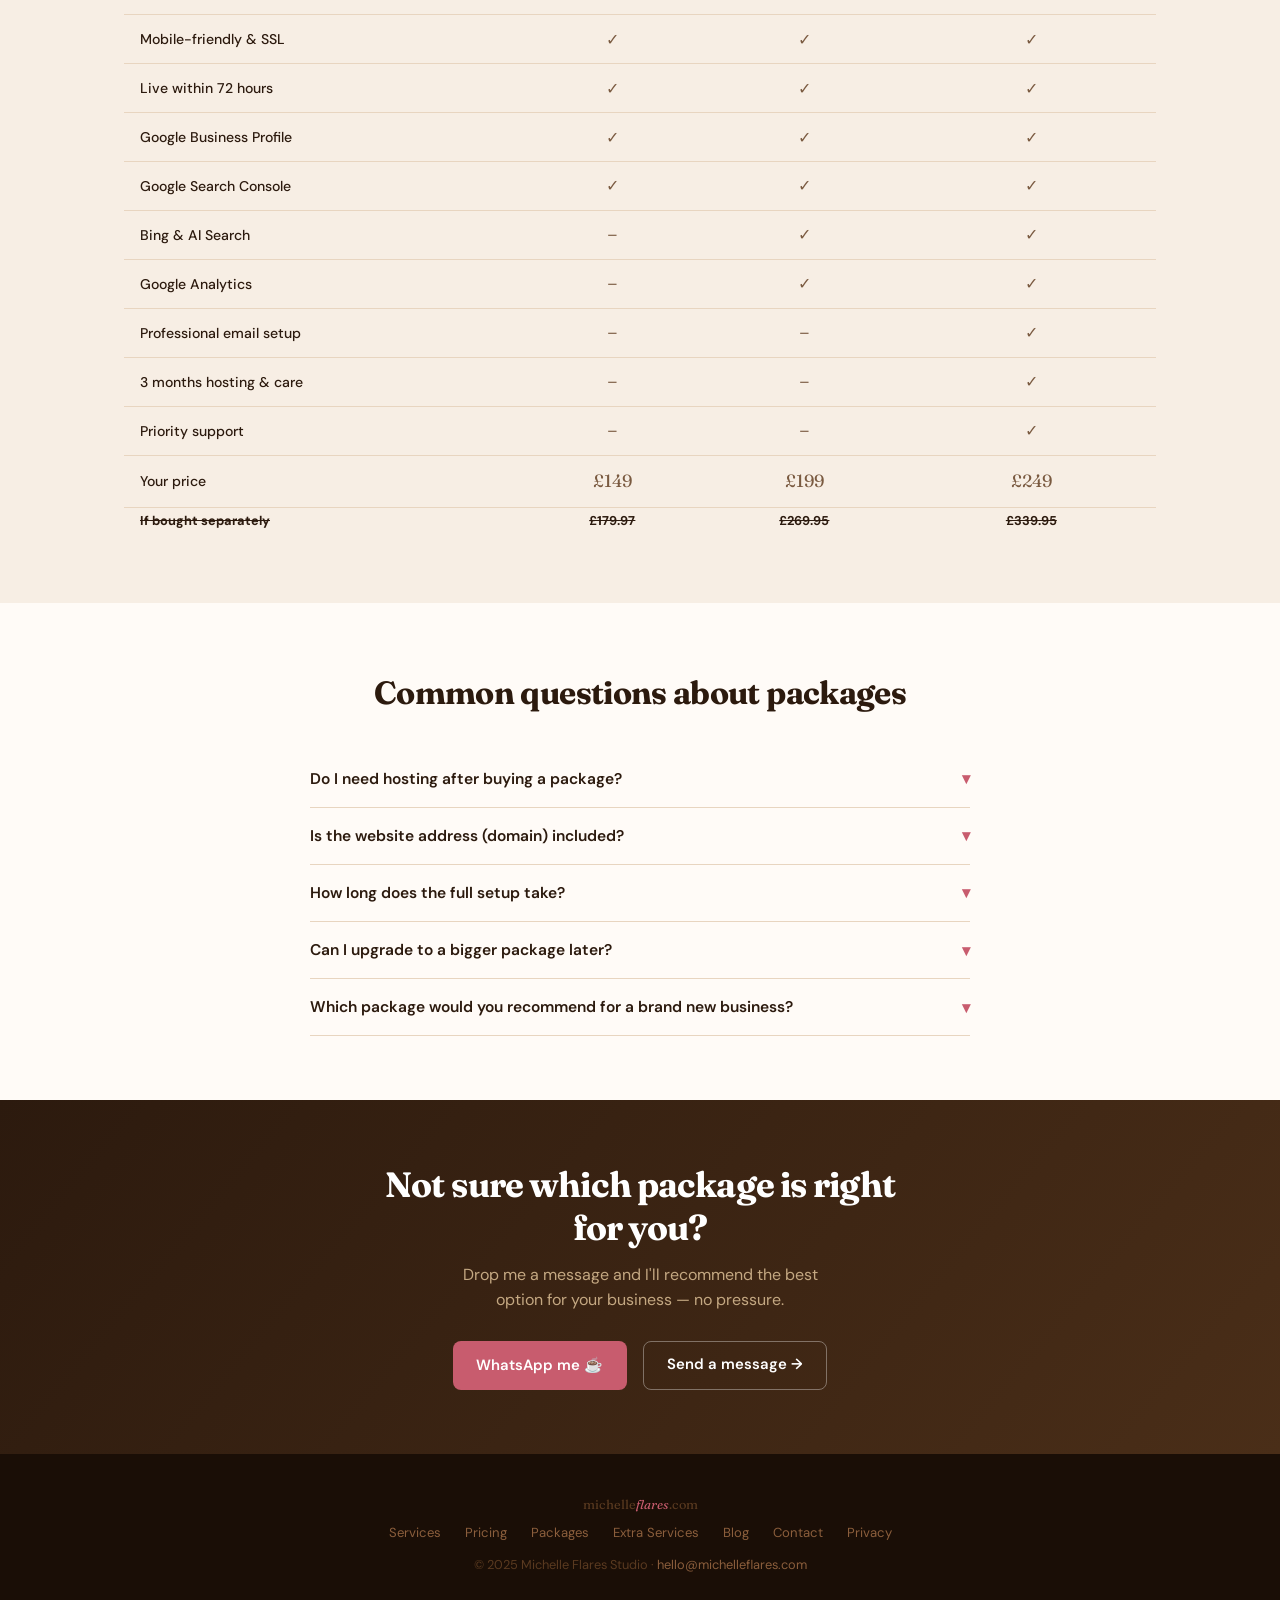
<file: packages.html>
<!DOCTYPE html>
<html lang="en">
<head>
<meta charset="UTF-8">
<meta name="viewport" content="width=device-width, initial-scale=1.0">
<title>Packages — Michelle Flares Studio</title>
<meta name="description" content="Bundle packages for local UK businesses. Get your website, Google presence, and professional setup — all in one. From £149. Save up to £90.">
<link rel="canonical" href="https://michelleflares.com/packages">
<meta name="robots" content="index, follow">
<meta name="theme-color" content="#2C1A0E">
<link rel="icon" href="/favicon.ico" sizes="any">
<link rel="icon" href="/favicon.svg" type="image/svg+xml">
<link rel="apple-touch-icon" href="/apple-touch-icon.png">
<meta property="og:type" content="website">
<meta property="og:url" content="https://michelleflares.com/packages">
<meta property="og:title" content="Packages — Michelle Flares Studio">
<meta property="og:description" content="Everything you need, bundled together. Save up to £90.95 vs individual prices.">
<meta property="og:image" content="https://michelleflares.com/og-image.jpg">
<link rel="preconnect" href="https://fonts.googleapis.com">
<link rel="preconnect" href="https://fonts.gstatic.com" crossorigin>
<link href="https://fonts.googleapis.com/css2?family=Fraunces:ital,opsz,wght@0,9..144,400;0,9..144,600;1,9..144,400&family=DM+Sans:opsz,wght@9..40,400;9..40,500;9..40,600&display=swap" rel="stylesheet">
<style>
*,*::before,*::after{box-sizing:border-box;margin:0;padding:0}
html{scroll-behavior:smooth}
body{font-family:'DM Sans',sans-serif;background:#FFFBF7;color:#4A3020;-webkit-font-smoothing:antialiased;line-height:1.6}
img{max-width:100%;display:block}
a{color:inherit;text-decoration:none}
:root{
  --ink:#2C1A0E;--rose:#C85C6E;--rose-dark:#A8485A;
  --cream:#FFFBF7;--cream-alt:#F7EEE4;--cream-deep:#FDF5EC;
  --border:#E8D5C0;--muted:#7A5A40;--light-muted:#A07850;
}
h1,h2,h3{font-family:'Fraunces',serif}
.container{max-width:1080px;margin:0 auto;padding:0 1.5rem}
.btn{display:inline-flex;align-items:center;justify-content:center;gap:.4rem;background:var(--ink);color:#fff;border:none;padding:.72rem 1.45rem;border-radius:8px;font-size:.93rem;font-weight:600;cursor:pointer;font-family:'DM Sans',sans-serif;text-decoration:none;transition:background .18s,transform .12s;line-height:1;width:100%}
.btn:hover{background:#4A2E18;transform:translateY(-1px)}
.btn-rose{background:var(--rose)}
.btn-rose:hover{background:var(--rose-dark)}
.btn-outline{background:transparent;color:var(--ink);border:1.5px solid var(--border);padding:.72rem 1.45rem;border-radius:8px;font-size:.93rem;font-weight:600;cursor:pointer;font-family:'DM Sans',sans-serif;text-decoration:none;transition:all .18s;display:inline-flex;align-items:center;justify-content:center;width:100%}
.btn-outline:hover{background:var(--ink);color:#fff}
.curr-toggle{display:flex;background:#F0E4D4;border-radius:9999px;padding:3px;gap:2px}
.curr-btn{background:transparent;border:none;padding:.28rem .75rem;border-radius:9999px;font-size:.8rem;font-weight:600;color:#9A7A60;cursor:pointer;font-family:'DM Sans',sans-serif;transition:all .18s;white-space:nowrap}
.curr-btn.active{background:#fff;color:var(--ink);box-shadow:0 1px 4px rgba(44,26,14,.15)}

/* NAV */
header{position:sticky;top:0;z-index:200}
.site-nav{background:rgba(255,251,247,.97);backdrop-filter:blur(12px);border-bottom:1px solid var(--border)}
.nav-inner{max-width:1080px;margin:0 auto;padding:.85rem 1.5rem;display:flex;align-items:center;justify-content:space-between;gap:1rem}
.brand{font-family:'Fraunces',serif;font-size:1.22rem;font-weight:600;color:var(--ink);text-decoration:none;letter-spacing:-.02em;flex-shrink:0}
.brand em{font-style:italic;color:var(--rose)}
.nav-links{display:flex;align-items:center;gap:.15rem}
.nav-link{font-size:.87rem;font-weight:500;color:var(--muted);padding:.45rem .7rem;border-radius:6px;text-decoration:none;white-space:nowrap;transition:color .18s,background .18s}
.nav-link:hover{color:var(--ink);background:var(--cream-alt)}
.nav-link.active{color:var(--rose);font-weight:600}
.nav-right{display:flex;align-items:center;gap:.75rem}
.hamburger{display:none;background:none;border:none;cursor:pointer;padding:.4rem;flex-direction:column;gap:5px}
.hamburger span{display:block;width:22px;height:2px;background:var(--ink);border-radius:2px;transition:all .25s}
.hamburger.open span:nth-child(1){transform:translateY(7px) rotate(45deg)}
.hamburger.open span:nth-child(2){opacity:0}
.hamburger.open span:nth-child(3){transform:translateY(-7px) rotate(-45deg)}
.mobile-nav{display:none;position:fixed;inset:0;top:60px;background:var(--cream);z-index:199;padding:1.5rem;flex-direction:column;gap:.25rem;border-top:1px solid var(--border);overflow-y:auto}
.mobile-nav.open{display:flex}
.mobile-nav-link{font-size:1.05rem;font-weight:600;color:var(--ink);padding:.85rem 1rem;border-radius:10px;text-decoration:none}
.mobile-nav-link:hover{background:var(--cream-alt)}
.mobile-nav-bottom{margin-top:1rem;display:flex;flex-direction:column;gap:.75rem;padding-top:1rem;border-top:1px solid var(--border)}
@media(max-width:780px){.nav-links{display:none}.hamburger{display:flex}.nav-right .btn{display:none}}

/* HERO */
.page-hero{background:linear-gradient(160deg,#FDF5EC 0%,#FFFBF7 60%);padding:4rem 1.5rem 3rem;text-align:center}
.eyebrow{font-size:.72rem;font-weight:600;letter-spacing:.11em;text-transform:uppercase;color:var(--rose);display:block;margin-bottom:.7rem}
.page-hero h1{font-size:clamp(2rem,4vw,3rem);color:var(--ink);letter-spacing:-.03em;line-height:1.15;margin-bottom:1rem;max-width:680px;margin-left:auto;margin-right:auto}
.page-hero h1 em{font-style:italic;color:var(--rose)}
.page-hero p{font-size:1.08rem;color:var(--muted);max-width:520px;margin:0 auto 1.5rem;line-height:1.65}
.savings-banner{display:inline-flex;align-items:center;gap:.5rem;background:#fff;border:1.5px solid var(--border);border-radius:9999px;padding:.45rem 1.1rem;font-size:.88rem;font-weight:600;color:var(--ink)}
.savings-banner em{color:var(--rose);font-style:normal}

/* PACKAGES */
.packages{padding:4rem 0 5rem}
.curr-center{display:flex;justify-content:center;margin-bottom:3rem}
.pkg-grid{display:grid;grid-template-columns:repeat(3,1fr);gap:1.5rem;max-width:1020px;margin:0 auto}
@media(max-width:900px){.pkg-grid{grid-template-columns:1fr;max-width:500px}}
.pkg-card{background:#fff;border-radius:20px;padding:2rem;border:1.5px solid var(--border);display:flex;flex-direction:column;position:relative;transition:transform .2s,box-shadow .2s}
.pkg-card:hover{transform:translateY(-4px);box-shadow:0 16px 48px rgba(44,26,14,.1)}
.pkg-card.featured{border-color:var(--rose);box-shadow:0 8px 32px rgba(200,92,110,.18)}
.pkg-badge{position:absolute;top:-14px;left:50%;transform:translateX(-50%);font-size:.7rem;font-weight:700;letter-spacing:.08em;text-transform:uppercase;padding:.3rem 1rem;border-radius:9999px;white-space:nowrap}
.badge-rose{background:var(--rose);color:#fff}
.badge-ink{background:var(--ink);color:#fff}
.pkg-name{font-size:.78rem;font-weight:600;color:var(--light-muted);text-transform:uppercase;letter-spacing:.08em;margin-bottom:.3rem}
.pkg-tagline{font-family:'Fraunces',serif;font-size:1.3rem;color:var(--ink);margin-bottom:1rem;line-height:1.25}
.pkg-saving{display:inline-flex;align-items:center;gap:.4rem;background:#FDF5EC;color:#8B4A20;font-size:.8rem;font-weight:700;padding:.28rem .7rem;border-radius:9999px;margin-bottom:.5rem;border:1px solid #E8C88A}
.pkg-price-row{display:flex;align-items:baseline;gap:.5rem;margin-bottom:.25rem}
.pkg-price{font-family:'Fraunces',serif;font-size:2.5rem;color:var(--ink);letter-spacing:-.03em;line-height:1}
.pkg-was{font-size:.85rem;color:#B09070;text-decoration:line-through}
.pkg-cadence{font-size:.82rem;color:var(--light-muted);margin-bottom:1.5rem}
.pkg-divider{height:1px;background:var(--border);margin:1.25rem 0}
.pkg-includes-label{font-size:.75rem;font-weight:600;color:var(--light-muted);text-transform:uppercase;letter-spacing:.08em;margin-bottom:.75rem}
.pkg-inc{list-style:none;display:flex;flex-direction:column;gap:.5rem;flex:1;margin-bottom:1.75rem}
.pkg-inc li{font-size:.88rem;color:#4A3020;display:flex;align-items:flex-start;gap:.5rem;line-height:1.4}
.pcheck{color:var(--rose);font-weight:700;flex-shrink:0;margin-top:.05rem}
.pkg-note{font-size:.76rem;color:#B09070;margin-top:.9rem;line-height:1.55;text-align:center}
.stripe-note{font-size:.75rem;color:var(--light-muted);text-align:center;margin-top:.6rem}

/* COMPARISON */
.compare{background:var(--cream-alt);padding:4rem 0}
.compare h2{font-size:clamp(1.5rem,2.5vw,2rem);color:var(--ink);letter-spacing:-.02em;margin-bottom:2rem;text-align:center}
.compare-table{width:100%;border-collapse:collapse;font-size:.88rem}
.compare-table th{padding:.75rem 1rem;text-align:center;font-weight:600;color:var(--ink);border-bottom:2px solid var(--border);font-family:'Fraunces',serif;font-size:1rem}
.compare-table th:first-child{text-align:left;color:var(--muted);font-family:'DM Sans',sans-serif;font-size:.85rem;font-weight:500}
.compare-table td{padding:.7rem 1rem;text-align:center;border-bottom:.5px solid var(--border);color:var(--muted)}
.compare-table td:first-child{text-align:left;color:var(--ink);font-weight:500}
.compare-table tr:last-child td{border-bottom:none;font-weight:700;color:var(--ink);padding-top:1rem}
.t-yes{color:var(--rose);font-size:1rem}
.t-no{color:#D0C0B0;font-size:1rem}
.t-price{font-family:'Fraunces',serif;font-size:1.1rem;color:var(--ink)}
.was-row td{font-size:.8rem;color:#B09070;text-decoration:line-through;padding-top:.2rem!important;padding-bottom:.5rem!important}
@media(max-width:600px){.compare-table{font-size:.8rem}.compare-table th,.compare-table td{padding:.55rem .6rem}}

/* FAQ */
.faq-pkg{padding:4rem 0}
.faq-pkg h2{font-size:clamp(1.5rem,2.5vw,2rem);color:var(--ink);letter-spacing:-.02em;margin-bottom:2rem;text-align:center}
.faq-inner{max-width:660px;margin:0 auto}
.faq-item{border-bottom:1px solid var(--border)}
.faq-q{width:100%;background:none;border:none;text-align:left;padding:1.1rem 0;font-size:.97rem;font-weight:600;color:var(--ink);cursor:pointer;display:flex;justify-content:space-between;align-items:center;gap:1rem;font-family:'DM Sans',sans-serif}
.faq-chevron{color:var(--rose);font-size:1rem;flex-shrink:0;transition:transform .22s}
.faq-item.open .faq-chevron{transform:rotate(180deg)}
.faq-a{font-size:.9rem;color:var(--muted);line-height:1.7;padding-bottom:1.1rem;display:none}
.faq-item.open .faq-a{display:block}

/* CTA */
.cta-section{background:linear-gradient(130deg,#2C1A0E 0%,#4A2E18 100%);padding:4rem 1.5rem;text-align:center}
.cta-section h2{font-family:'Fraunces',serif;font-size:clamp(1.6rem,3vw,2.2rem);color:#fff;max-width:520px;margin:0 auto .8rem;letter-spacing:-.025em;line-height:1.2}
.cta-section p{color:#C4A882;font-size:1rem;margin:0 auto 1.75rem;max-width:400px;line-height:1.6}
.cta-btns{display:flex;gap:1rem;justify-content:center;flex-wrap:wrap}
.btn-ghost-light{background:transparent;color:#fff;border:1.5px solid rgba(255,255,255,.35);padding:.72rem 1.45rem;border-radius:8px;font-size:.93rem;font-weight:600;cursor:pointer;font-family:'DM Sans',sans-serif;text-decoration:none;transition:all .18s}
.btn-ghost-light:hover{background:rgba(255,255,255,.1)}

/* FOOTER */
.site-footer{background:#1A0E06;padding:2.5rem 1.5rem;text-align:center}
.footer-brand{font-family:'Fraunces',serif;font-size:1.1rem;color:#7A5A40;margin-bottom:.5rem}
.footer-brand em{font-style:italic;color:var(--rose)}
.footer-links{display:flex;justify-content:center;gap:1.5rem;margin-bottom:.75rem;flex-wrap:wrap}
.footer-links a{font-size:.82rem;color:#8B5E3C;text-decoration:none}
.footer-links a:hover{color:var(--rose)}
.site-footer p{font-size:.8rem;color:#5A3A20}
.site-footer a{color:#8B5E3C}

/* BACK TO TOP */
.back-top{position:fixed;bottom:1.5rem;right:1.5rem;width:46px;height:46px;background:var(--ink);color:#fff;border:none;border-radius:12px;cursor:pointer;display:flex;align-items:center;justify-content:center;font-size:1.2rem;opacity:0;transform:translateY(8px);transition:opacity .25s,transform .25s,background .18s;z-index:150;line-height:1}
.back-top.visible{opacity:1;transform:translateY(0)}
.back-top:hover{background:var(--rose)}
</style>
</head>
<body>

<header>
<nav class="site-nav" role="navigation">
  <div class="nav-inner">
    <a href="/" class="brand">michelle<em>flares</em></a>
    <div class="nav-links">
      <a href="/#services" class="nav-link">Services</a>
      <a href="/#pricing" class="nav-link">Pricing</a>
      <a href="/packages" class="nav-link active">Packages</a>
      <a href="/#additional" class="nav-link">Extra Services</a>
      <a href="/#blog" class="nav-link">Blog</a>
      <a href="/#contact" class="nav-link">Contact</a>
    </div>
    <div class="nav-right">
      <div class="curr-toggle">
        <button class="curr-btn active" id="btn-gbp" onclick="setCurrency('GBP')">🇬🇧 £</button>
        <button class="curr-btn" id="btn-usd" onclick="setCurrency('USD')">🇺🇸 $</button>
      </div>
      <a href="https://wa.me/447915897621" target="_blank" rel="noopener" class="btn btn-rose" style="width:auto">Let's talk ☕</a>
    </div>
    <button class="hamburger" id="hamburger" aria-label="Open menu" aria-expanded="false">
      <span></span><span></span><span></span>
    </button>
  </div>
</nav>
<div class="mobile-nav" id="mobile-nav">
  <a href="/#services" class="mobile-nav-link" onclick="closeNav()">Services</a>
  <a href="/#pricing" class="mobile-nav-link" onclick="closeNav()">Pricing</a>
  <a href="/packages" class="mobile-nav-link" onclick="closeNav()">Packages</a>
  <a href="/#additional" class="mobile-nav-link" onclick="closeNav()">Extra Services</a>
  <a href="/#blog" class="mobile-nav-link" onclick="closeNav()">Blog</a>
  <a href="/#contact" class="mobile-nav-link" onclick="closeNav()">Contact</a>
  <div class="mobile-nav-bottom">
    <a href="https://wa.me/447915897621" target="_blank" rel="noopener" class="btn btn-rose">Let's talk ☕</a>
  </div>
</div>
</header>

<main>

<section class="page-hero">
  <span class="eyebrow">Bundle &amp; save</span>
  <h1>Everything you need,<br>bundled — and priced <em>better.</em></h1>
  <p>Get your website, Google presence, and professional setup all in one go. Simpler, faster, and significantly cheaper than buying separately.</p>
  <div class="savings-banner">✦ Save up to <em>£90.95</em> vs individual prices</div>
</section>

<section class="packages">
  <div class="container">
    <div class="curr-center">
      <div class="curr-toggle">
        <button class="curr-btn active" id="btn-gbp2" onclick="setCurrency('GBP')">🇬🇧 UK (£)</button>
        <button class="curr-btn" id="btn-usd2" onclick="setCurrency('USD')">🇺🇸 US ($)</button>
      </div>
    </div>
    <div class="pkg-grid">

      <!-- STARTER -->
      <div class="pkg-card">
        <div class="pkg-name">Starter Pack</div>
        <div class="pkg-tagline">Get online &amp; get found</div>
        <span class="pkg-saving">Save <span data-gbp="£30.97" data-usd="$38.97">£30.97</span></span>
        <div class="pkg-price-row">
          <span class="pkg-price" data-gbp="£149" data-usd="$186">£149</span>
          <span class="pkg-was" data-gbp="was £179.97" data-usd="was $224.97">was £179.97</span>
        </div>
        <div class="pkg-cadence">one-time fee</div>
        <div class="pkg-divider"></div>
        <div class="pkg-includes-label">What's included</div>
        <ul class="pkg-inc">
          <li><span class="pcheck">✓</span>Website build &amp; launch</li>
          <li><span class="pcheck">✓</span>Live within 72 hours</li>
          <li><span class="pcheck">✓</span>Mobile-friendly &amp; SSL included</li>
          <li><span class="pcheck">✓</span>Google Business Profile setup</li>
          <li><span class="pcheck">✓</span>Verified Google Maps listing</li>
          <li><span class="pcheck">✓</span>Google Search Console setup</li>
          <li><span class="pcheck">✓</span>Faster Google indexing</li>
        </ul>
        <a href="https://buy.stripe.com/fZucMX2V3fohd0u4bdbfO05" target="_blank" rel="noopener" class="btn-outline">Get the Starter Pack →</a>
        <p class="pkg-note">* Website address purchased separately</p>
      </div>

      <!-- VISIBILITY -->
      <div class="pkg-card featured">
        <div class="pkg-badge badge-rose">Most popular</div>
        <div class="pkg-name">Visibility Pack</div>
        <div class="pkg-tagline">Get found on every platform</div>
        <span class="pkg-saving">Save <span data-gbp="£70.95" data-usd="$88.95">£70.95</span></span>
        <div class="pkg-price-row">
          <span class="pkg-price" data-gbp="£199" data-usd="$249">£199</span>
          <span class="pkg-was" data-gbp="was £269.95" data-usd="was $337.95">was £269.95</span>
        </div>
        <div class="pkg-cadence">one-time fee</div>
        <div class="pkg-divider"></div>
        <div class="pkg-includes-label">What's included</div>
        <ul class="pkg-inc">
          <li><span class="pcheck">✓</span>Everything in Starter Pack</li>
          <li><span class="pcheck">✓</span>Bing &amp; AI Search setup</li>
          <li><span class="pcheck">✓</span>Found by ChatGPT &amp; Siri searches</li>
          <li><span class="pcheck">✓</span>Google Analytics setup</li>
          <li><span class="pcheck">✓</span>See who visits your site &amp; how</li>
        </ul>
        <a href="https://buy.stripe.com/6oU3cnanv4JDgcG8rtbfO06" target="_blank" rel="noopener" class="btn btn-rose">Get the Visibility Pack →</a>
        <p class="pkg-note">* Website address purchased separately</p>
      </div>

      <!-- FULL LAUNCH -->
      <div class="pkg-card">
        <div class="pkg-badge badge-ink">Best value</div>
        <div class="pkg-name">Full Launch Pack</div>
        <div class="pkg-tagline">The complete head start</div>
        <span class="pkg-saving">Save <span data-gbp="£90.95" data-usd="$113.95">£90.95</span></span>
        <div class="pkg-price-row">
          <span class="pkg-price" data-gbp="£249" data-usd="$311">£249</span>
          <span class="pkg-was" data-gbp="was £339.95" data-usd="was $424.95">was £339.95</span>
        </div>
        <div class="pkg-cadence">one-time fee</div>
        <div class="pkg-divider"></div>
        <div class="pkg-includes-label">What's included</div>
        <ul class="pkg-inc">
          <li><span class="pcheck">✓</span>Everything in Visibility Pack</li>
          <li><span class="pcheck">✓</span>Professional email address setup</li>
          <li><span class="pcheck">✓</span>hello@yourbusiness.co.uk</li>
          <li><span class="pcheck">✓</span>3 months hosting &amp; care included</li>
          <li><span class="pcheck">✓</span>Priority support throughout</li>
        </ul>
        <a href="https://buy.stripe.com/4gMeV5cvDa3Xe4y0Z1bfO07" target="_blank" rel="noopener" class="btn">Get the Full Launch Pack →</a>
        <p class="stripe-note">🔒 Secure payment via Stripe</p>
        <p class="pkg-note">* Website address purchased separately. After 3 months, hosting continues at £9.99/mo or £99.90/yr.</p>
      </div>

    </div>
  </div>
</section>

<!-- COMPARISON TABLE -->
<section class="compare">
  <div class="container">
    <h2>What's in each package</h2>
    <div style="overflow-x:auto">
      <table class="compare-table">
        <thead>
          <tr>
            <th></th>
            <th>Starter<br><small style="font-weight:400;font-family:'DM Sans',sans-serif;font-size:.8rem;color:var(--muted)" data-gbp="£149" data-usd="$186">£149</small></th>
            <th>Visibility<br><small style="font-weight:400;font-family:'DM Sans',sans-serif;font-size:.8rem;color:var(--muted)" data-gbp="£199" data-usd="$249">£199</small></th>
            <th>Full Launch<br><small style="font-weight:400;font-family:'DM Sans',sans-serif;font-size:.8rem;color:var(--muted)" data-gbp="£249" data-usd="$311">£249</small></th>
          </tr>
        </thead>
        <tbody>
          <tr><td>Website build &amp; launch</td><td class="t-yes">✓</td><td class="t-yes">✓</td><td class="t-yes">✓</td></tr>
          <tr><td>Mobile-friendly &amp; SSL</td><td class="t-yes">✓</td><td class="t-yes">✓</td><td class="t-yes">✓</td></tr>
          <tr><td>Live within 72 hours</td><td class="t-yes">✓</td><td class="t-yes">✓</td><td class="t-yes">✓</td></tr>
          <tr><td>Google Business Profile</td><td class="t-yes">✓</td><td class="t-yes">✓</td><td class="t-yes">✓</td></tr>
          <tr><td>Google Search Console</td><td class="t-yes">✓</td><td class="t-yes">✓</td><td class="t-yes">✓</td></tr>
          <tr><td>Bing &amp; AI Search</td><td class="t-no">–</td><td class="t-yes">✓</td><td class="t-yes">✓</td></tr>
          <tr><td>Google Analytics</td><td class="t-no">–</td><td class="t-yes">✓</td><td class="t-yes">✓</td></tr>
          <tr><td>Professional email setup</td><td class="t-no">–</td><td class="t-no">–</td><td class="t-yes">✓</td></tr>
          <tr><td>3 months hosting &amp; care</td><td class="t-no">–</td><td class="t-no">–</td><td class="t-yes">✓</td></tr>
          <tr><td>Priority support</td><td class="t-no">–</td><td class="t-no">–</td><td class="t-yes">✓</td></tr>
          <tr>
            <td>Your price</td>
            <td class="t-price" data-gbp="£149" data-usd="$186">£149</td>
            <td class="t-price" data-gbp="£199" data-usd="$249">£199</td>
            <td class="t-price" data-gbp="£249" data-usd="$311">£249</td>
          </tr>
          <tr class="was-row">
            <td>If bought separately</td>
            <td data-gbp="£179.97" data-usd="$224.97">£179.97</td>
            <td data-gbp="£269.95" data-usd="$337.95">£269.95</td>
            <td data-gbp="£339.95" data-usd="$424.95">£339.95</td>
          </tr>
        </tbody>
      </table>
    </div>
  </div>
</section>

<!-- FAQ -->
<section class="faq-pkg">
  <div class="container">
    <h2>Common questions about packages</h2>
    <div class="faq-inner">
      <div class="faq-item">
        <button class="faq-q" aria-expanded="false">Do I need hosting after buying a package?<span class="faq-chevron">▾</span></button>
        <p class="faq-a">Yes — packages cover the one-time setup and build. To keep your site live, you'll need a Monthly Care plan (£9.99/mo) or Annual Care (£99.90/yr), which you can add at any time after launch.</p>
      </div>
      <div class="faq-item">
        <button class="faq-q" aria-expanded="false">Is the website address (domain) included?<span class="faq-chevron">▾</span></button>
        <p class="faq-a">No — your website address (e.g. yourbusiness.co.uk) is purchased separately, typically £10–£20/year. I'll help you choose the right one and set it all up.</p>
      </div>
      <div class="faq-item">
        <button class="faq-q" aria-expanded="false">How long does the full setup take?<span class="faq-chevron">▾</span></button>
        <p class="faq-a">Your website is live within 72 hours. Google Business Profile verification takes 3–7 days. Search Console, Analytics, and Bing are all set up within the same 72-hour window.</p>
      </div>
      <div class="faq-item">
        <button class="faq-q" aria-expanded="false">Can I upgrade to a bigger package later?<span class="faq-chevron">▾</span></button>
        <p class="faq-a">Yes — if you start with Starter and want to add Analytics or Bing setup later, you can purchase those as individual extra services. I'll always be fair on pricing.</p>
      </div>
      <div class="faq-item">
        <button class="faq-q" aria-expanded="false">Which package would you recommend for a brand new business?<span class="faq-chevron">▾</span></button>
        <p class="faq-a">The Full Launch Pack gives you the best start — visible on Google Search, Google Maps, Bing, and AI assistants, with a professional email address from day one. It's the closest thing to a complete digital launch in one go.</p>
      </div>
    </div>
  </div>
</section>

<section class="cta-section">
  <h2>Not sure which package is right for you?</h2>
  <p>Drop me a message and I'll recommend the best option for your business — no pressure.</p>
  <div class="cta-btns">
    <a href="https://wa.me/447915897621" target="_blank" rel="noopener" class="btn btn-rose" style="width:auto">WhatsApp me ☕</a>
    <a href="/#contact" class="btn-ghost-light">Send a message →</a>
  </div>
</section>

</main>

<footer class="site-footer">
  <div class="container">
    <p class="footer-brand">michelle<em>flares</em>.com</p>
    <nav class="footer-links">
      <a href="/#services">Services</a>
      <a href="/#pricing">Pricing</a>
      <a href="/packages">Packages</a>
      <a href="/#additional">Extra Services</a>
      <a href="/#blog">Blog</a>
      <a href="/#contact">Contact</a>
      <a href="/privacy">Privacy</a>
    </nav>
    <p>© 2025 Michelle Flares Studio · <a href="mailto:hello@michelleflares.com">hello@michelleflares.com</a></p>
  </div>
</footer>

<button class="back-top" id="back-top" onclick="window.scrollTo({top:0,behavior:'smooth'})" aria-label="Back to top">↑</button>

<script>
function setCurrency(c){
  document.querySelectorAll('[data-gbp]').forEach(function(el){
    el.textContent=c==='GBP'?el.dataset.gbp:el.dataset.usd;
  });
  ['btn-gbp','btn-gbp2'].forEach(function(id){
    var el=document.getElementById(id);
    if(el)el.classList.toggle('active',c==='GBP');
  });
  ['btn-usd','btn-usd2'].forEach(function(id){
    var el=document.getElementById(id);
    if(el)el.classList.toggle('active',c==='USD');
  });
}
window.addEventListener('scroll',function(){
  var b=document.getElementById('back-top');
  if(b)b.classList.toggle('visible',window.scrollY>400);
});
var hamburger=document.getElementById('hamburger');
var mobileNav=document.getElementById('mobile-nav');
hamburger.addEventListener('click',function(){
  var open=mobileNav.classList.toggle('open');
  hamburger.classList.toggle('open',open);
  hamburger.setAttribute('aria-expanded',open);
  document.body.style.overflow=open?'hidden':'';
});
function closeNav(){
  mobileNav.classList.remove('open');
  hamburger.classList.remove('open');
  hamburger.setAttribute('aria-expanded','false');
  document.body.style.overflow='';
}
document.addEventListener('click',function(e){
  if(mobileNav.classList.contains('open')&&!mobileNav.contains(e.target)&&!hamburger.contains(e.target))closeNav();
});
document.querySelectorAll('.faq-q').forEach(function(btn){
  btn.addEventListener('click',function(){
    var item=btn.parentElement,isOpen=item.classList.contains('open');
    document.querySelectorAll('.faq-item').forEach(function(i){i.classList.remove('open');});
    document.querySelectorAll('.faq-q').forEach(function(b){b.setAttribute('aria-expanded','false');});
    if(!isOpen){item.classList.add('open');btn.setAttribute('aria-expanded','true');}
  });
});
</script>
</body>
</html>
</file>
